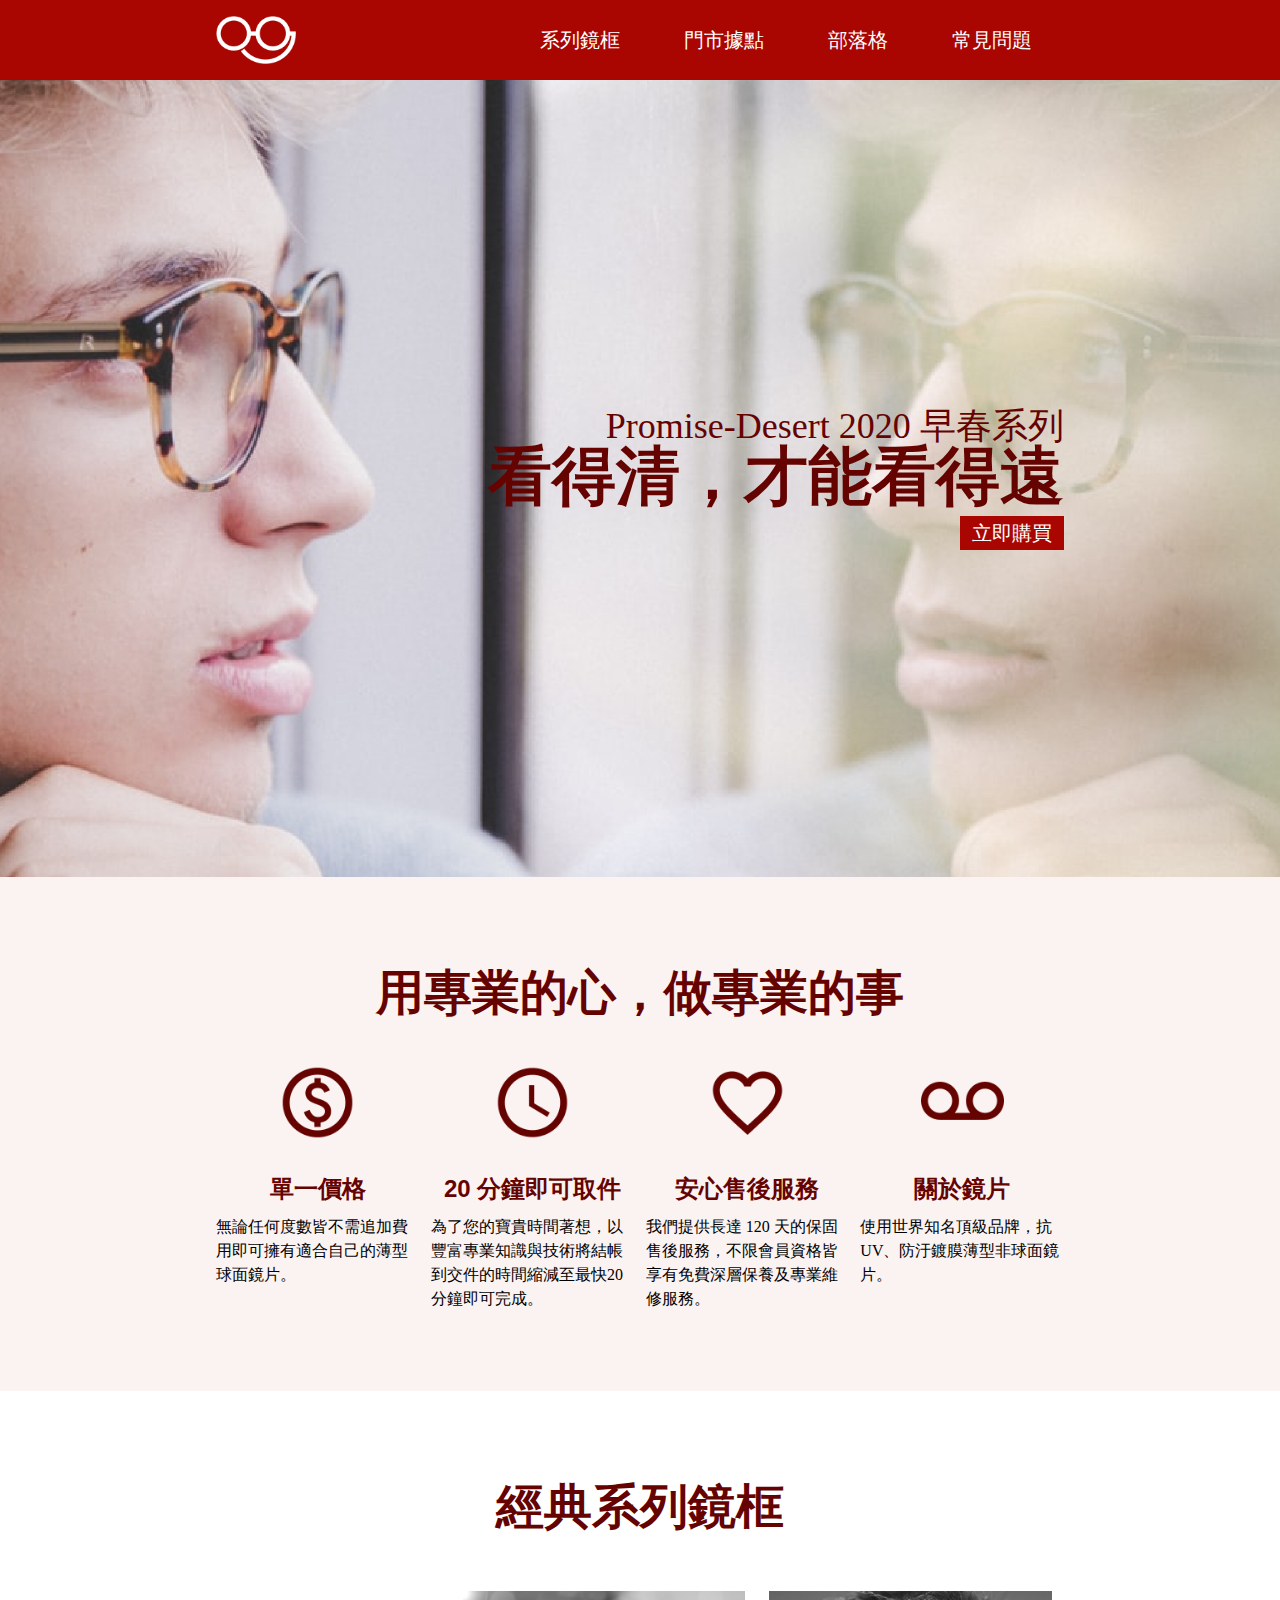
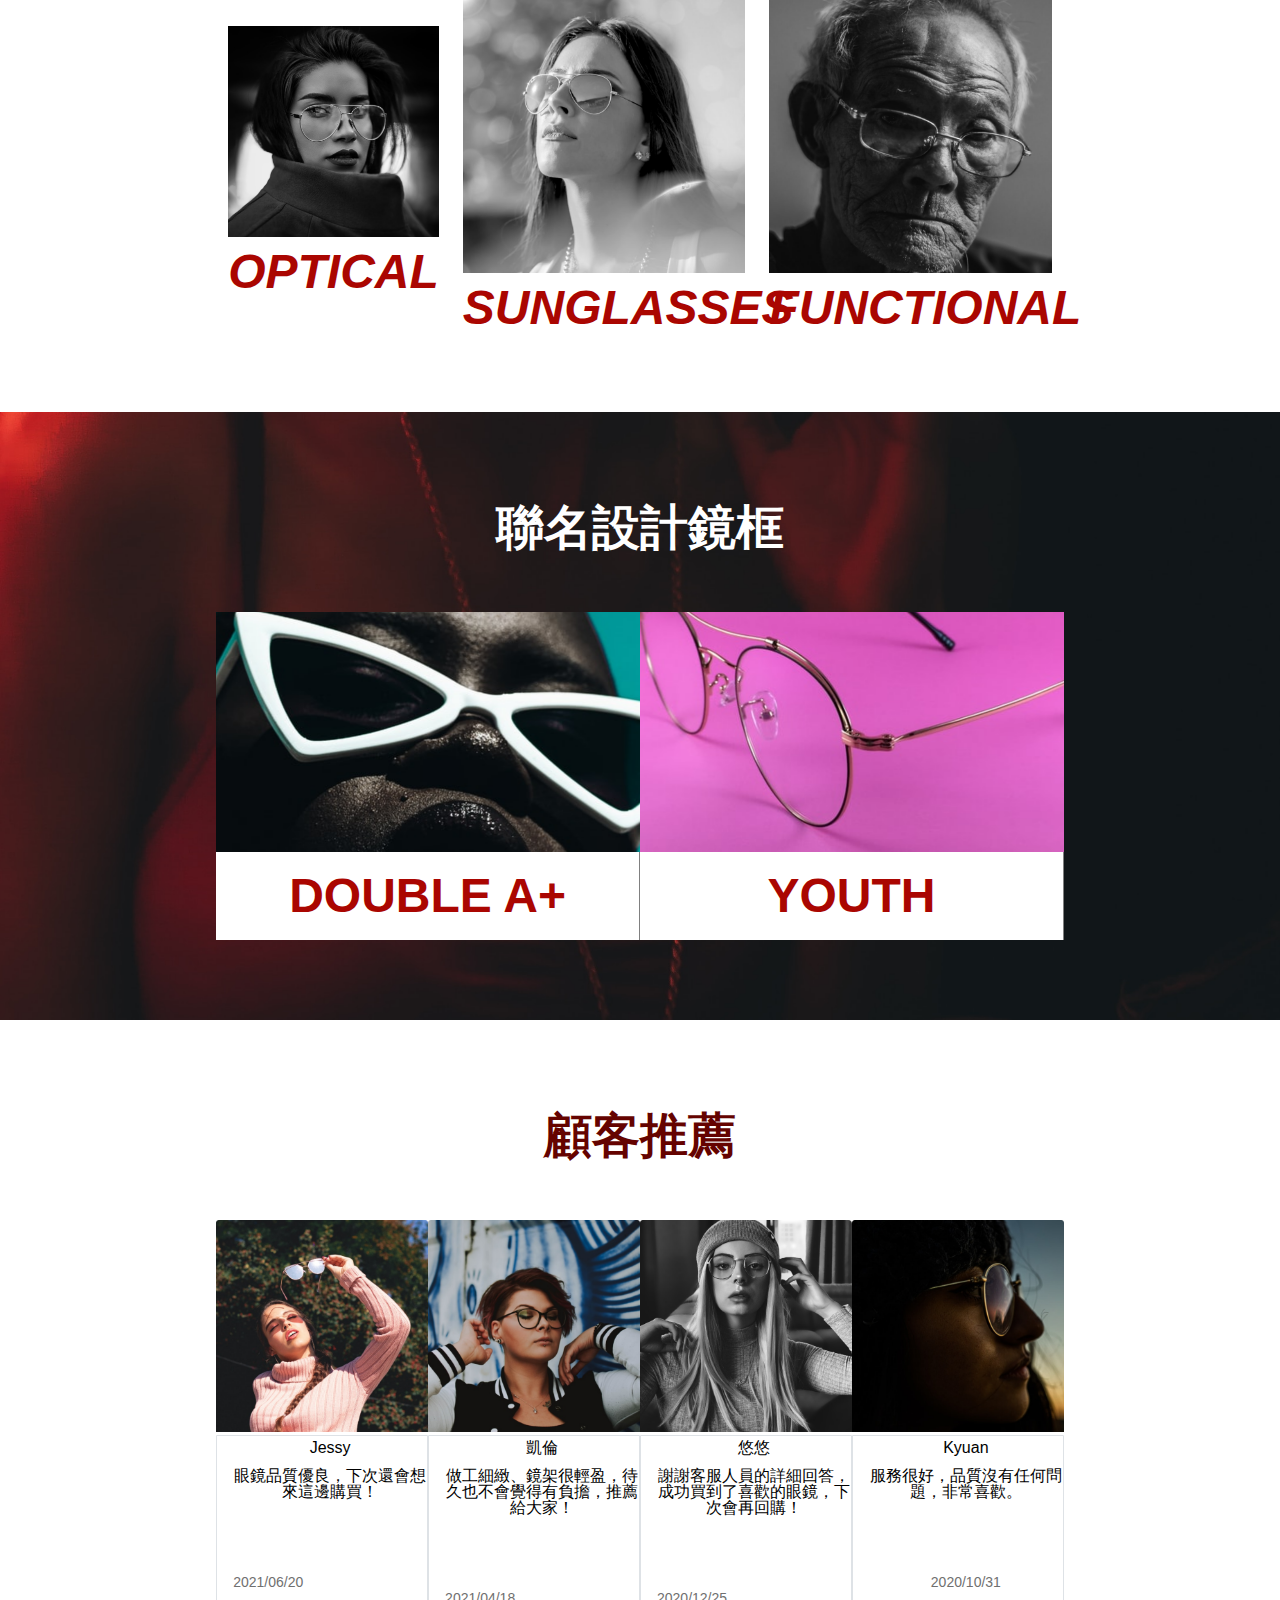
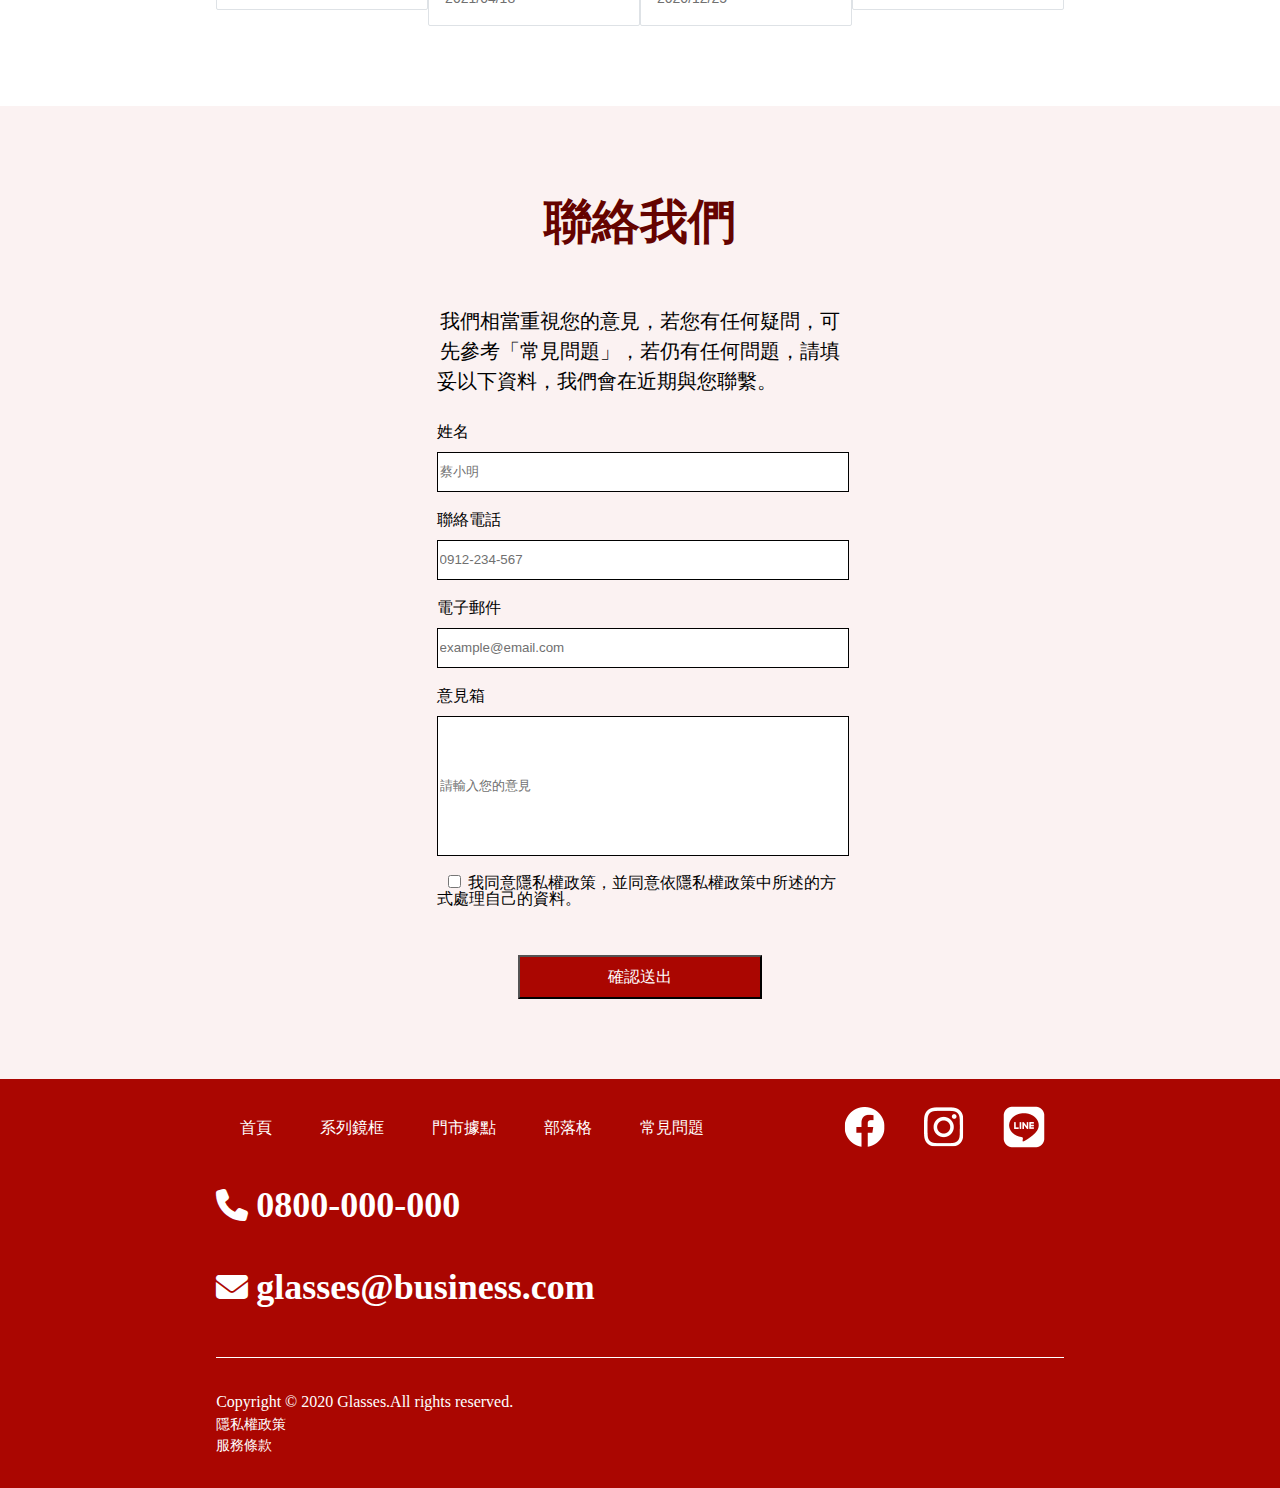
<file: index.html>
<!DOCTYPE html>
<html lang="en">

<head>
  <meta charset="UTF-8">
  <meta name="viewport" content="width=device-width, initial-scale=1.0">
  <meta http-equiv="X-UA-Compatible" content="ie=edge">
  <title>首頁</title>
  <link rel="stylesheet" href="https://cdnjs.cloudflare.com/ajax/libs/font-awesome/6.1.2/css/all.min.css">
  <link rel="stylesheet" href="./assets/style/all.css">
</head>

<body>
    <header>
        <div class="container">
             <div class="header-title d-flex jcsb aic">
                <div class="logo">
                    <img src="./assets/images/logo-white.png" alt="logo">
                </div>
                <ul class="menu d-flex jcc aic">
                    <li class="menu-item px-32 py-25 fz-20 lh-30"><a class="text-dark ragular" href="#">系列鏡框</a></li>
                    <li class="menu-item px-32 py-25 fz-20 lh-30"><a class="text-dark ragular" href="#">門市據點</a> </li>
                    <li class="menu-item px-32 py-25 fz-20 lh-30"><a class="text-dark ragular" href="#">部落格</a></li>
                    <li class="menu-item px-32 py-25 fz-20 lh-30"><a class="text-dark ragular" href="#">常見問題</a></li>
                </ul>
            </div>
        </div>
    </header>

      <nav>
        <div class="banner d-flex aic">
            <div class="container d-flex jcfe aic">
                <ul class="text-primary tar">
                    <li class="banner-text fz-36 ragular">Promise-Desert 2020 早春系列</li>
                    <li class="banner-clear fz-64 mb-10 fw-bold">看得清，才能看得遠</li>
                    <li><a class="px-12 py-6 fz-20 lh-30 bg-primary text-dark medium" href="#">立即購買</a></li>
                </ul>
            </div>
        </div>
    </nav>
    
    <main>
        <!-- 用專業的心，做專業的事 -->
    <section class="bg-info">
        <div class="container">
            <h3 class="features-txt text-primary tac mb-32 pt-80 fw-bold">用專業的心，做專業的事</h3>
            <ul class="features d-flex jcsb pb-80">
                <li class="features-card d-flex fdc">
                   <ul class="features-menu d-flex aic fdc">
                       <li class="mb-24"><img src="./assets/images/home-section2-1.png" alt="#"></li>
                       <li><h4 class="features-title tac text-primary mb-8 fw-bold">單一價格</h4></li>
                       <li><p class="features-text tal ragular">無論任何度數皆不需追加費用即可擁有適合自己的薄型球面鏡片。</p></li>
                   </ul>
                </li>

                <li class="features-card d-flex fdc">
                   <ul class="features-menu d-flex aic fdc">
                       <li class="mb-24"><img src="./assets/images/home-section2-2.png" alt="#"></li>
                       <li><h4 class="features-title tac text-primary mb-8 fw-bold">20 分鐘即可取件</h4></li>
                       <li><p class="features-text tal ragular">為了您的寶貴時間著想，以豐富專業知識與技術將結帳到交件的時間縮減至最快20<br>分鐘即可完成。</p></li>
                   </ul>
                </li>

                <li class="features-card d-flex fdc">
                   <ul class="features-menu d-flex aic fdc">
                       <li class="mb-24"><img src="./assets/images/home-section2-3.png" alt="#"></li>
                       <li><h4 class="features-title tac text-primary mb-8 fw-bold">安心售後服務</h4></li>
                       <li><p class="features-text tal ragular">我們提供長達 120 天的保固售後服務，不限會員資格皆享有免費深層保養及專業維修服務。</p></li>
                   </ul>
                </li>

                <li class="features-card d-flex fdc">
                   <ul class="features-menu d-flex aic fdc">
                       <li class="mb-24"><img src="./assets/images/home-sectioin2-4.png" alt="#"></li>
                       <li><h4 class="features-title tac text-primary mb-8 fw-bold">關於鏡片</h4></li>
                       <li><p class="features-text tal ragular">使用世界知名頂級品牌，抗UV、防汙鍍膜薄型非球面鏡片。</p></li>
                   </ul>
                </li>
            </ul>
        </div>
    </section>

    <!-- 經典系列鏡框 -->
    <section>
        <div class="container">
            <h3 class="frame-txt tac mt-80 mb-48 fz-48 lh-72 text-primary fw-bold">經典系列鏡框</h3>
            <ul class="frame-title d-flex aic jcsb">
                <li class="frame-item mx-12">
                    <img src="./assets/images/home-section3-1.png" alt="#">
                    <h4 class="frame-text text-info fz-48 italic fw-black ">OPTICAL</h4>
                </li>
                <li class="frame-item mx-12">
                    <img src="./assets/images/home-section3-2.png" alt="#">
                    <h4 class="frame-text text-info fz-48 italic fw-black">SUNGLASSES</h4>
                </li>
                <li class="frame-item mx-12">
                    <img src="./assets/images/home-section3-3.png" alt="#">
                    <h4 class="frame-text text-info fz-48 italic fw-black">FUNCTIONAL</h4>
                </li>
            </ul>
        </div>
    </section>

    <!-- 聯名設計鏡框 -->
    <section>
        <div class="design">
            <div class="container">
                <h3 class="design-txt tac text-dark pt-80 pb-48 fz-48 lh-72 fw-bold">聯名設計鏡框</h3>
                <ul class="design-title d-flex jcc pb-80">
                    <li class="design-item">
                        <div class="design-img design-img-1"></div>
                        <p class="design-text tac text-info py-8 fz-48 lh-72 fw-black">DOUBLE A+</p>
                    </li>
                    <li class="design-item">
                        <div class="design-img design-img-2"></div>
                        <p class="design-text tac text-info py-8 fz-48 lh-72 fw-black">YOUTH</p>
                    </li>
                </ul>
            </div>
        </div>
    </section>
    
    <!-- 顧客推薦 -->
    <section>
        <div class="container">
            <div class="guest tac">
                <h3 class="guest-txt pt-80 pb-48 fz-48 lh-72 fw-bold text-primary">顧客推薦</h3>
                <ul class="guest-title d-flex jcsb mb-80">
                    <li class="guest-item d-flex fdc">
                        <ul class="guest-list">
                            <img src="./assets/images/home-section5-1.png" alt="#">
                            <div class="guest-body">
                                <li><h5 class="mt-16 mb-8 ml-16 fz-16 lh-24 medium">Jessy</h5></li>
                                <li><p class="guest-text mb-72 ml-16 regular">眼鏡品質優良，下次還會想來這邊購買！</p></li>
                                <li><p class="guest-time tal mb-16 ml-16 fz-14 lh-21 regular">2021/06/20</p></li>
                            </div>
                            
                        </ul>
                    </li>
                    <li class="guest-item d-flex fdc">
                        <ul class="guest-list">
                            <img src="./assets/images/home-section5-2.png" alt="#">
                            <div class="guest-body">
                                <li><h5 class="mt-16 mb-8 ml-16 fz-16 lh-24 medium">凱倫</h5></li>
                                <li><p class="guest-text mb-72 ml-16 regular">做工細緻、鏡架很輕盈，待久也不會覺得有負擔，推薦給大家！</p></li>
                                <li><p class="guest-time tal mb-16 ml-16 fz-14 lh-21 regular">2021/04/18</p></li>
                            </div>
                            
                        </ul>
                    </li>

                    <li class="guest-item d-flex fdc">
                        <ul class="guest-list">
                            <img src="./assets/images/home-section5-3.png" alt="#">
                            <div class="guest-body">
                                <li><h5 class="mt-16 mb-8 ml-16 fz-16 lh-24 medium">悠悠</h5></li>
                                <li><p class="guest-text mb-72 ml-16 regular">謝謝客服人員的詳細回答，成功買到了喜歡的眼鏡，下次會再回購！</p></li>
                                <li><p class="guest-time tal mb-16 ml-16 fz-14 lh-21 regular">2020/12/25</p></li>
                            </div>
                        </ul>
                    </li>
                    
                    <li class="guest-item">
                        <ul class="guest-list">
                            <img src="./assets/images/home-section5-4.png" alt="#">
                            <div class="guest-body">
                                <li><h5 class="mt-16 mb-8 ml-16 fz-16 lh-24 medium">Kyuan</h5></li>
                                <li><p class="guest-text mb-72 ml-16 regular">服務很好，品質沒有任何問題，非常喜歡。</p></li>
                                <li><p class="guest-time mb-16 ml-16 fz-14 lh-21 regular">2020/10/31</p></li>
                            </div>
                        </ul>
                    </li>
                </ul>
            </div>
        </div>
    </section>

    <!-- 聯絡我們 -->
    <section class="bg-info">
        <div class="container tac">
            <div class="message pb-80">
                <h3 class="message-txt text-primary pt-80 mb-48 fz-48 lh-72 fw-bold">聯絡我們</h3>
                <p class="message-title tal mb-24 fz-20 lh-30 ragular">我們相當重視您的意見，若您有任何疑問，可先參考「常見問題」，若仍有任何問題，請填妥以下資料，我們會在近期與您聯繫。</p>
                <div class="mb-16">
                    <label class="message-name tal mb-8 fz-16 lh-24 ragular">姓名</label>
                    <input class="message-input" type="text" value="蔡小明">
               </div>
               <div class="mb-16">
                    <label class="message-phone tal mb-8 fz-16 lh-24 ragular">聯絡電話</label>
                    <input class="message-number" type="text" value="0912-234-567">
               </div>
               <div class="mb-16">
                    <label class="message-mail tal mb-8 fz-16 lh-24 ragular">電子郵件</label>
                    <input class="message-mail-number" type="text" value="example@email.com">
               </div>
               <div class="mb-16">
                    <label class="message-complaint tal mb-8 fz-16 lh-24 ragular">意見箱</label>
                    <input class="message-complaint-input" type="text" value="請輸入您的意見">
               </div>
               <div class="message-check tal mb-48">
                    <input class="message-check-input fz-16 lh-24" type="checkbox">
                    <label class="message-check-label ragular">我同意隱私權政策，並同意依隱私權政策中所述的方式處理自己的資料。</label>
               </div>
               <button class="message-btn px-88 py-8 fz-16 lh-24 bg-primary text-dark">確認送出</button>
            </div>
        </div>
    </section>
    </main>

  <footer class="bg-primary text-dark">
    <div class="container">
        <div class="footer-title  d-flex jcsb aic">
            <ul class="footer-menu d-flex jcsb">
                <li class="fz-16 lh-24 px-24 pt-60 pb-46 ragular">首頁</li>
                <li class="fz-16 lh-24 px-24 pt-60 pb-46 ragular">系列鏡框</li>
                <li class="fz-16 lh-24 px-24 pt-60 pb-46 ragular">門市據點</li>
                <li class="fz-16 lh-24 px-24 pt-60 pb-46 ragular">部落格</li>
                <li class="fz-16 lh-24 px-24 pt-60 pb-46 ragular">常見問題</li>
            </ul>
            <ul class="footer-icon d-flex jcsb">
                <li class="py-24 mx-16"><a href="#"><img src="./assets/images/ic-social-fb.png" alt="#"></a></li>
                <li class="py-24 mx-16"><a href="#"><img src="./assets/images/ic_social_ig.png" alt="#"></a></li>
                <li class="py-24 mx-16"><a href="#"><img src="./assets/images/ic_social_line.png" alt="#"></a></li>
            </ul>
        </div>

        <ul class="footer-copyright">
            <li>
                <i class="fa-solid fa-2x fa-phone mb-28">
                    <a class="footer-phone fz-36 lh-54 ragular text-dark" href="tel:0800-000-000">0800-000-000</a>
                </i>
            </li>
            <li>
                <i class="fa-solid fa-2x fa-envelope mb-28 pb-15">
                    <a class="footer-mail fz-36 lh-54 ragular text-dark" href="mailto:glasses@business.com">glasses@business.com</a>
                </i>
            </li>
        </ul>
        
        <div class="footer-terms mt-32 pb-32">
            <p class="footer-left fz-16 lh-24 ragular">Copyright © 2020 Glasses.All rights reserved.</p>
            <ul class="footer-right">
                <li class="footer-text fz-14 lh-21 ragular">隱私權政策</li>
                <li class="footer-text fz-14 lh-21 ragular">服務條款</li>
            </ul>
        </div>

    </div>
</footer>

  <script src="./assets/js/vendors.js"></script>
  <script src="./assets/js/all.js"></script>
</body>

</html>
</file>
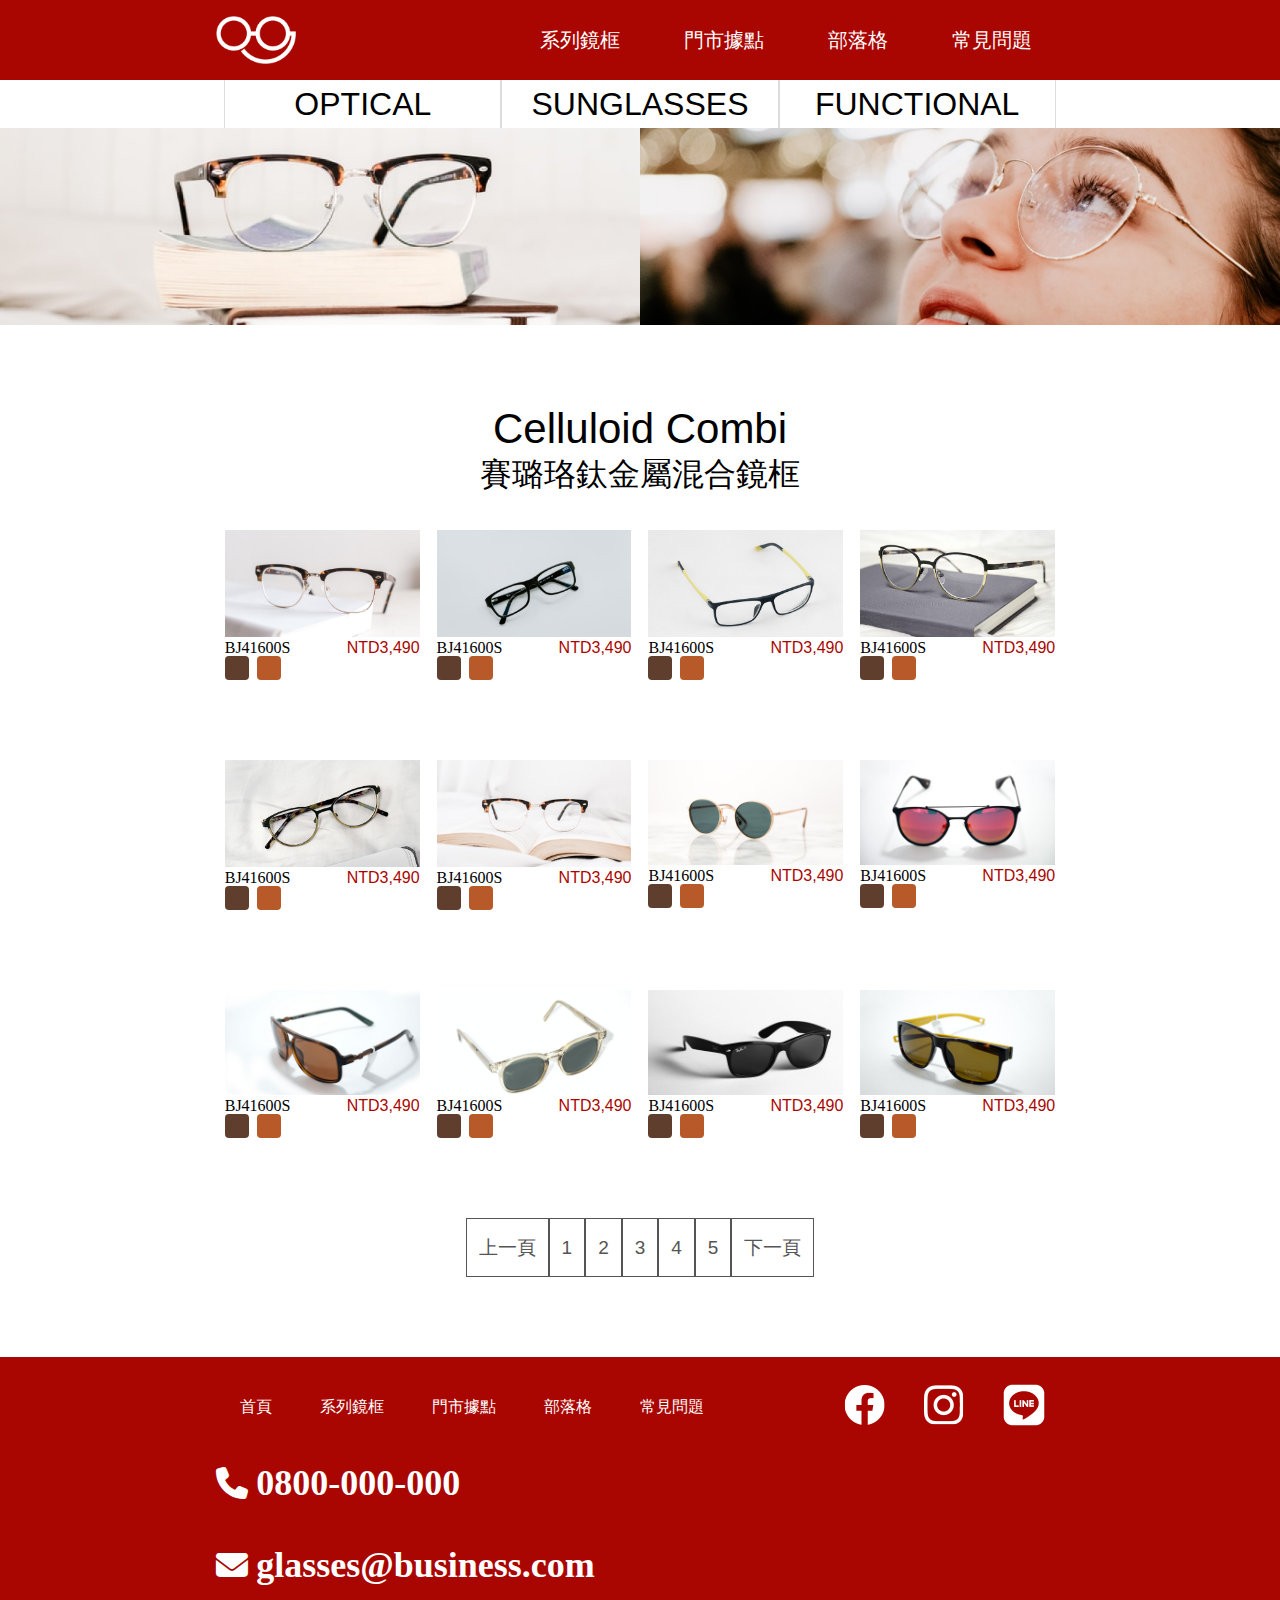
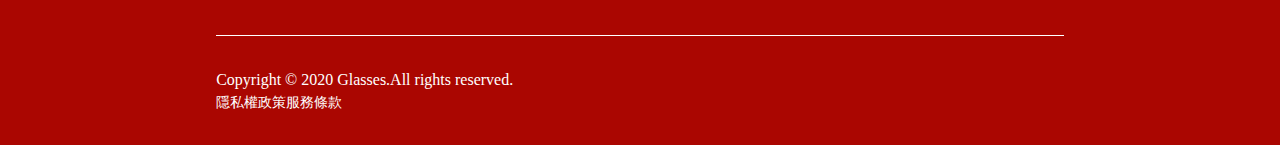
<file: Celluloid 2.html>
<!DOCTYPE html>
<html lang="en">

<head>
  <meta charset="UTF-8">
  <meta name="viewport" content="width=device-width, initial-scale=1.0">
  <meta http-equiv="X-UA-Compatible" content="ie=edge">
  <title>Celluloid</title>
  <link rel="stylesheet" href="https://cdnjs.cloudflare.com/ajax/libs/font-awesome/6.1.2/css/all.min.css">
  <link rel="stylesheet" href="./assets/style/all.css">
</head>

<body>
    <header>
        <div class="container">
             <div class="header-title d-flex jcsb aic">
                <div class="logo">
                    <img src="./assets/images/logo-white.png" href="./index.html" alt="logo">
                </div>
                <ul class="menu d-flex jcc aic">
                    <li class="menu-item px-32 py-25 fz-20 lh-30"><a class="text-dark ragular" href="#">系列鏡框</a></li>
                    <li class="menu-item px-32 py-25 fz-20 lh-30"><a class="text-dark ragular" href="#">門市據點</a> </li>
                    <li class="menu-item px-32 py-25 fz-20 lh-30"><a class="text-dark ragular" href="#">部落格</a></li>
                    <li class="menu-item px-32 py-25 fz-20 lh-30"><a class="text-dark ragular" href="#">常見問題</a></li>
                </ul>
            </div>
        </div>
    </header>

  
<main>
  <ul class="functional d-flex jcc aic">
    <li class="tac fz-32 lh-48 medium">
      <a class="py-24" href="#">OPTICAL</a>
    </li>
    <li class="tac fz-32 lh-48 medium">
      <a class="py-24" href="#">SUNGLASSES</a>
    </li>
    <li class="tac fz-32 lh-48 medium">
      <a class="py-24" href="#">FUNCTIONAL</a>
    </li>
  </ul>
</main>

<main>
  <ul class="functional-img d-flex jcc mb-80">
    <li><img src="./assets/images/product-header-1.png" alt="" /></li>
    <li><img src="./assets/images/product-header-2.png" alt="" /></li>
  </ul>
</main>

<main>
  <div class="combi">
    <ul class="tac mb-32">
      <li><h3 class="fz-42 lh-63 medium">Celluloid Combi</h3></li>
      <li><p class="fz-32 lh-48 ragular">賽璐珞鈦金屬混合鏡框</p></li>
    </ul>

    <div class="container">
      <ul class="combi-list d-flex jcc fww">
        <li class="combi-item mb-80">
          <ul class="combi-card">
            <li><img src="./assets/images/product-1.png" alt="#" /></li>
            <li>
              <ul class="combi-menu d-flex jcsb">
                <li><p class="fz-24 lh-36 ragular">BJ41600S</p></li>
                <li><p class="fz-24 lh-36 medium text-info">NTD3,490</p></li>
              </ul>
            </li>
            <li>
              <ul class="combi-choose d-flex jcfs">
                <li class="combi-color bg-dark mr-8"></li>
                <li class="combi-color bg-light"></li>
              </ul>
            </li>
          </ul>
        </li>

        <li class="combi-item mb-80">
          <ul class="combi-card">
            <li><img src="./assets/images/product-2.png" alt="#" /></li>
            <li>
              <ul class="combi-menu d-flex jcsb">
                <li><p class="fz-24 lh-36 ragular">BJ41600S</p></li>
                <li><p class="fz-24 lh-36 medium text-info">NTD3,490</p></li>
              </ul>
            </li>
            <li>
              <ul class="combi-choose d-flex jcfs">
                <li class="combi-color bg-dark mr-8"></li>
                <li class="combi-color bg-light"></li>
              </ul>
            </li>
          </ul>
        </li>

        <li class="combi-item mb-80">
          <ul class="combi-card">
            <li><img src="./assets/images/product-3.png" alt="#" /></li>
            <li>
              <ul class="combi-menu d-flex jcsb">
                <li><p class="fz-24 lh-36 ragular">BJ41600S</p></li>
                <li><p class="fz-24 lh-36 medium text-info">NTD3,490</p></li>
              </ul>
            </li>
            <li>
              <ul class="combi-choose d-flex jcfs">
                <li class="combi-color bg-dark mr-8"></li>
                <li class="combi-color bg-light"></li>
              </ul>
            </li>
          </ul>
        </li>

        <li class="combi-item mb-80">
          <ul class="combi-card">
            <li><img src="./assets/images/product-4.png" alt="#" /></li>
            <li>
              <ul class="combi-menu d-flex jcsb">
                <li><p class="fz-24 lh-36 ragular">BJ41600S</p></li>
                <li><p class="fz-24 lh-36 medium text-info">NTD3,490</p></li>
              </ul>
            </li>
            <li>
              <ul class="combi-choose d-flex jcfs">
                <li class="combi-color bg-dark mr-8"></li>
                <li class="combi-color bg-light"></li>
              </ul>
            </li>
          </ul>
        </li>
        <li class="combi-item mb-80">
          <ul class="combi-card">
            <li><img src="./assets/images/product-5.png" alt="#" /></li>
            <li>
              <ul class="combi-menu d-flex jcsb">
                <li><p class="fz-24 lh-36 ragular">BJ41600S</p></li>
                <li><p class="fz-24 lh-36 medium text-info">NTD3,490</p></li>
              </ul>
            </li>
            <li>
              <ul class="combi-choose d-flex jcfs">
                <li class="combi-color bg-dark mr-8"></li>
                <li class="combi-color bg-light"></li>
              </ul>
            </li>
          </ul>
        </li>

        <li class="combi-item mb-80">
          <ul class="combi-card">
            <li><img src="./assets/images/product-6.png" alt="#" /></li>
            <li>
              <ul class="combi-menu d-flex jcsb">
                <li><p class="fz-24 lh-36 ragular">BJ41600S</p></li>
                <li><p class="fz-24 lh-36 medium text-info">NTD3,490</p></li>
              </ul>
            </li>
            <li>
              <ul class="combi-choose d-flex jcfs">
                <li class="combi-color bg-dark mr-8"></li>
                <li class="combi-color bg-light"></li>
              </ul>
            </li>
          </ul>
        </li>

        <li class="combi-item mb-80">
          <ul class="combi-card">
            <li><img src="./assets/images/product-7.png" alt="#" /></li>
            <li>
              <ul class="combi-menu d-flex jcsb">
                <li><p class="fz-24 lh-36 ragular">BJ41600S</p></li>
                <li><p class="fz-24 lh-36 medium text-info">NTD3,490</p></li>
              </ul>
            </li>
            <li>
              <ul class="combi-choose d-flex jcfs">
                <li class="combi-color bg-dark mr-8"></li>
                <li class="combi-color bg-light"></li>
              </ul>
            </li>
          </ul>
        </li>

        <li class="combi-item mb-80">
          <ul class="combi-card">
            <li><img src="./assets/images/product-8.png" alt="#" /></li>
            <li>
              <ul class="combi-menu d-flex jcsb">
                <li><p class="fz-24 lh-36 ragular">BJ41600S</p></li>
                <li><p class="fz-24 lh-36 medium text-info">NTD3,490</p></li>
              </ul>
            </li>
            <li>
              <ul class="combi-choose d-flex jcfs">
                <li class="combi-color bg-dark mr-8"></li>
                <li class="combi-color bg-light"></li>
              </ul>
            </li>
          </ul>
        </li>
        <li class="combi-item mb-80">
          <ul class="combi-card">
            <li><img src="./assets/images/product-9.png" alt="#" /></li>
            <li>
              <ul class="combi-menu d-flex jcsb">
                <li><p class="fz-24 lh-36 ragular">BJ41600S</p></li>
                <li><p class="fz-24 lh-36 medium text-info">NTD3,490</p></li>
              </ul>
            </li>
            <li>
              <ul class="combi-choose d-flex jcfs">
                <li class="combi-color bg-dark mr-8"></li>
                <li class="combi-color bg-light"></li>
              </ul>
            </li>
          </ul>
        </li>

        <li class="combi-item mb-80">
          <ul class="combi-card">
            <li><img src="./assets/images/product-10.png" alt="#" /></li>
            <li>
              <ul class="combi-menu d-flex jcsb">
                <li><p class="fz-24 lh-36 ragular">BJ41600S</p></li>
                <li><p class="fz-24 lh-36 medium text-info">NTD3,490</p></li>
              </ul>
            </li>
            <li>
              <ul class="combi-choose d-flex jcfs">
                <li class="combi-color bg-dark mr-8"></li>
                <li class="combi-color bg-light"></li>
              </ul>
            </li>
          </ul>
        </li>

        <li class="combi-item mb-80 combo-ipad">
          <ul class="combi-card">
            <li><img src="./assets/images/product-11.png" alt="#" /></li>
            <li>
              <ul class="combi-menu d-flex jcsb">
                <li><p class="fz-24 lh-36 ragular">BJ41600S</p></li>
                <li><p class="fz-24 lh-36 medium text-info">NTD3,490</p></li>
              </ul>
            </li>
            <li>
              <ul class="combi-choose d-flex jcfs">
                <li class="combi-color bg-dark mr-8"></li>
                <li class="combi-color bg-light"></li>
              </ul>
            </li>
          </ul>
        </li>

        <li class="combi-item mb-80">
          <ul class="combi-card">
            <li><img src="./assets/images/product-12.png" alt="#" /></li>
            <li>
              <ul class="combi-menu d-flex jcsb">
                <li><p class="fz-24 lh-36 ragular">BJ41600S</p></li>
                <li><p class="fz-24 lh-36 medium text-info">NTD3,490</p></li>
              </ul>
            </li>
            <li>
              <ul class="combi-choose d-flex jcfs">
                <li class="combi-color bg-dark mr-8"></li>
                <li class="combi-color bg-light"></li>
              </ul>
            </li>
          </ul>
        </li>
      </ul>
    </div>
  </div>

  <ul class="page d-flex jcc aic mb-80">
    <li class="page-item px-12 py-14 fz-19 lh-29"><a href="#">上一頁</a></li>
    <li class="page-item px-12 py-14 fz-19 lh-29">
      <a href="index.html">1</a>
    </li>
    <li class="page-item px-12 py-14 fz-19 lh-29">
      <a href="page2.html">2</a>
    </li>
    <li class="page-item px-12 py-14 fz-19 lh-29"><a href="#">3</a></li>
    <li class="page-item px-12 py-14 fz-19 lh-29"><a href="#">4</a></li>
    <li class="page-item px-12 py-14 fz-19 lh-29"><a href="#">5</a></li>
    <li class="page-item px-12 py-14 fz-19 lh-29"><a href="#">下一頁</a></li>
  </ul>
</main>


<footer class="bg-primary text-dark">
    <div class="container">
        <div class="footer-title  d-flex jcsb aic">
            <ul class="footer-menu d-flex jcsb">
                <a href="./index.html"><li class="fz-16 lh-24 px-24 pt-60 pb-46 ragular">首頁</li>
                </a>
                <a href="#"><li class="fz-16 lh-24 px-24 pt-60 pb-46 ragular">系列鏡框</li>
                </a>
                <a href="#"><li class="fz-16 lh-24 px-24 pt-60 pb-46 ragular">門市據點</li>
                </a>
                <a href="#"><li class="fz-16 lh-24 px-24 pt-60 pb-46 ragular">部落格</li>
                </a>
                <a href="#"><li class="fz-16 lh-24 px-24 pt-60 pb-46 ragular">常見問題</li>
                </a>
                
            </ul>
            <ul class="footer-icon d-flex jcsb">
                <li class="py-24 mx-16"><a href="#"><img src="./assets/images/ic-social-fb.png" alt="#"></a></li>
                <li class="py-24 mx-16"><a href="#"><img src="./assets/images/ic_social_ig.png" alt="#"></a></li>
                <li class="py-24 mx-16"><a href="#"><img src="./assets/images/ic_social_line.png" alt="#"></a></li>
            </ul>
        </div>

        <ul class="footer-copyright">
            <li>
                <i class="fa-solid fa-2x fa-phone mb-28">
                    <a class="footer-phone fz-36 lh-54 ragular text-dark" href="tel:0800-000-000">0800-000-000</a>
                </i>
            </li>
            <li>
                <i class="fa-solid fa-2x fa-envelope mb-28 pb-15">
                    <a class="footer-mail fz-36 lh-54 ragular text-dark" href="mailto:glasses@business.com">glasses@business.com</a>
                </i>
            </li>
        </ul>
        
        <div class="footer-terms mt-32 pb-32">
            <p class="footer-left fz-16 lh-24 text-dark ragular">Copyright © 2020 Glasses.All rights reserved.</p>
            <ul class="footer-right d-flex float-r">
                <a href="#">
                    <li class="footer-text mr-48 fz-14 lh-21 text-dark ragular">隱私權政策</li>
                </a>
                <a href="#">
                    <li class="footer-text fz-14 lh-21 text-dark ragular">服務條款</li>
                </a>
            </ul>
        </div>

    </div>
</footer>

  <script src="./assets/js/vendors.js"></script>
  <script src="./assets/js/all.js"></script>
</body>

</html>
</file>
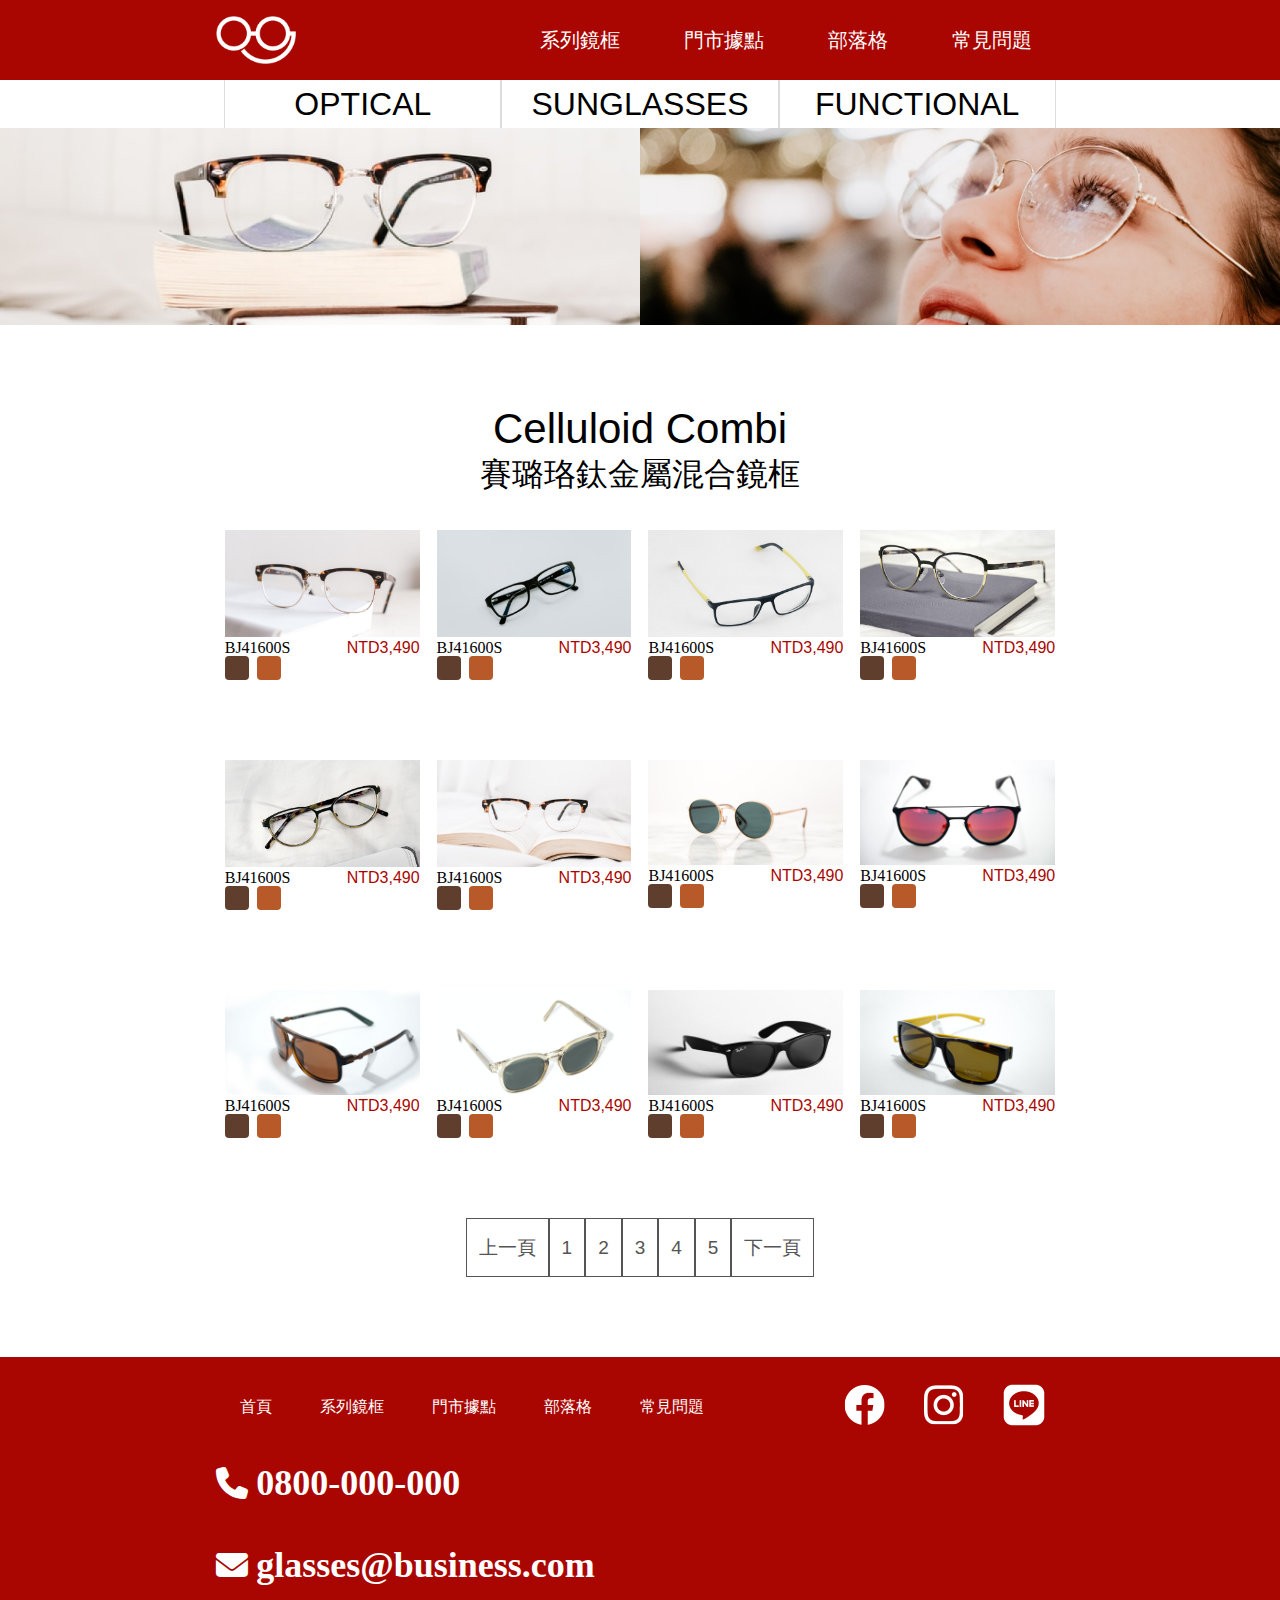
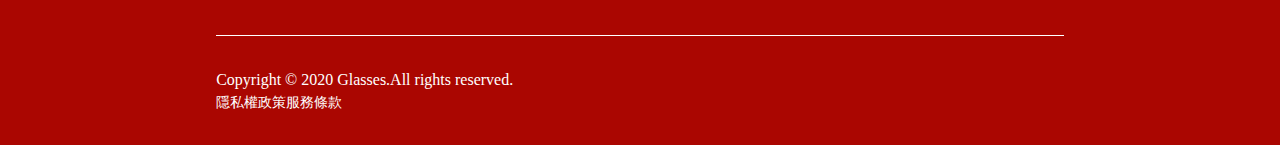
<file: Celluloid.html>
<!DOCTYPE html>
<html lang="en">

<head>
  <meta charset="UTF-8">
  <meta name="viewport" content="width=device-width, initial-scale=1.0">
  <meta http-equiv="X-UA-Compatible" content="ie=edge">
  <title>Celluloid</title>
  <link rel="stylesheet" href="https://cdnjs.cloudflare.com/ajax/libs/font-awesome/6.1.2/css/all.min.css">
  <link rel="stylesheet" href="./assets/style/all.css">
</head>

<body>
    <header>
        <div class="container">
            <div class="header-title d-flex jcsb aic">
                <div class="logo">
                    <a href="./index.html"><img src="./assets/images/logo-white.png" href="./index.html" alt="logo"></a>
                </div>
                <ul class="menu d-flex jcc aic">
                    <li class="menu-item px-32 py-25 fz-20 lh-30"><a class="text-dark ragular" href="./Celluloid.html">系列鏡框</a></li>
                    <li class="menu-item px-32 py-25 fz-20 lh-30"><a class="text-dark ragular" href="#">門市據點</a> </li>
                    <li class="menu-item px-32 py-25 fz-20 lh-30"><a class="text-dark ragular" href="#">部落格</a></li>
                    <li class="menu-item px-32 py-25 fz-20 lh-30"><a class="text-dark ragular" href="#">常見問題</a></li>
                </ul>
            </div>
        </div>
    </header>

  
<main>
  <ul class="functional d-flex jcc aic">
    <li class="tac fz-32 lh-48 medium">
      <a class="py-24" href="#">OPTICAL</a>
    </li>
    <li class="tac fz-32 lh-48 medium">
      <a class="py-24" href="#">SUNGLASSES</a>
    </li>
    <li class="tac fz-32 lh-48 medium">
      <a class="py-24" href="#">FUNCTIONAL</a>
    </li>
  </ul>
</main>

<main>
  <ul class="functional-img d-flex jcc mb-80">
    <li><img src="./assets/images/product-header-1.png" alt="" /></li>
    <li><img src="./assets/images/product-header-2.png" alt="" /></li>
  </ul>
</main>

<main>
  <div class="combi">
    <ul class="tac mb-32">
      <li><h3 class="fz-42 lh-63 medium">Celluloid Combi</h3></li>
      <li><p class="fz-32 lh-48 ragular">賽璐珞鈦金屬混合鏡框</p></li>
    </ul>

    <div class="container">
      <ul class="combi-list d-flex jcc fww">
        <li class="combi-item mb-80">
          <ul class="combi-card">
            <li><img src="./assets/images/product-1.png" alt="#" /></li>
            <li>
              <ul class="combi-menu d-flex jcsb">
                <li><p class="fz-24 lh-36 ragular">BJ41600S</p></li>
                <li><p class="fz-24 lh-36 medium text-info">NTD3,490</p></li>
              </ul>
            </li>
            <li>
              <ul class="combi-choose d-flex jcfs">
                <li class="combi-color bg-dark mr-8"></li>
                <li class="combi-color bg-light"></li>
              </ul>
            </li>
          </ul>
        </li>

        <li class="combi-item mb-80">
          <ul class="combi-card">
            <li><img src="./assets/images/product-2.png" alt="#" /></li>
            <li>
              <ul class="combi-menu d-flex jcsb">
                <li><p class="fz-24 lh-36 ragular">BJ41600S</p></li>
                <li><p class="fz-24 lh-36 medium text-info">NTD3,490</p></li>
              </ul>
            </li>
            <li>
              <ul class="combi-choose d-flex jcfs">
                <li class="combi-color bg-dark mr-8"></li>
                <li class="combi-color bg-light"></li>
              </ul>
            </li>
          </ul>
        </li>

        <li class="combi-item mb-80">
          <ul class="combi-card">
            <li><img src="./assets/images/product-3.png" alt="#" /></li>
            <li>
              <ul class="combi-menu d-flex jcsb">
                <li><p class="fz-24 lh-36 ragular">BJ41600S</p></li>
                <li><p class="fz-24 lh-36 medium text-info">NTD3,490</p></li>
              </ul>
            </li>
            <li>
              <ul class="combi-choose d-flex jcfs">
                <li class="combi-color bg-dark mr-8"></li>
                <li class="combi-color bg-light"></li>
              </ul>
            </li>
          </ul>
        </li>

        <li class="combi-item mb-80">
          <ul class="combi-card">
            <li><img src="./assets/images/product-4.png" alt="#" /></li>
            <li>
              <ul class="combi-menu d-flex jcsb">
                <li><p class="fz-24 lh-36 ragular">BJ41600S</p></li>
                <li><p class="fz-24 lh-36 medium text-info">NTD3,490</p></li>
              </ul>
            </li>
            <li>
              <ul class="combi-choose d-flex jcfs">
                <li class="combi-color bg-dark mr-8"></li>
                <li class="combi-color bg-light"></li>
              </ul>
            </li>
          </ul>
        </li>
        <li class="combi-item mb-80">
          <ul class="combi-card">
            <li><img src="./assets/images/product-5.png" alt="#" /></li>
            <li>
              <ul class="combi-menu d-flex jcsb">
                <li><p class="fz-24 lh-36 ragular">BJ41600S</p></li>
                <li><p class="fz-24 lh-36 medium text-info">NTD3,490</p></li>
              </ul>
            </li>
            <li>
              <ul class="combi-choose d-flex jcfs">
                <li class="combi-color bg-dark mr-8"></li>
                <li class="combi-color bg-light"></li>
              </ul>
            </li>
          </ul>
        </li>

        <li class="combi-item mb-80">
          <ul class="combi-card">
            <li><img src="./assets/images/product-6.png" alt="#" /></li>
            <li>
              <ul class="combi-menu d-flex jcsb">
                <li><p class="fz-24 lh-36 ragular">BJ41600S</p></li>
                <li><p class="fz-24 lh-36 medium text-info">NTD3,490</p></li>
              </ul>
            </li>
            <li>
              <ul class="combi-choose d-flex jcfs">
                <li class="combi-color bg-dark mr-8"></li>
                <li class="combi-color bg-light"></li>
              </ul>
            </li>
          </ul>
        </li>

        <li class="combi-item mb-80">
          <ul class="combi-card">
            <li><img src="./assets/images/product-7.png" alt="#" /></li>
            <li>
              <ul class="combi-menu d-flex jcsb">
                <li><p class="fz-24 lh-36 ragular">BJ41600S</p></li>
                <li><p class="fz-24 lh-36 medium text-info">NTD3,490</p></li>
              </ul>
            </li>
            <li>
              <ul class="combi-choose d-flex jcfs">
                <li class="combi-color bg-dark mr-8"></li>
                <li class="combi-color bg-light"></li>
              </ul>
            </li>
          </ul>
        </li>

        <li class="combi-item mb-80">
          <ul class="combi-card">
            <li><img src="./assets/images/product-8.png" alt="#" /></li>
            <li>
              <ul class="combi-menu d-flex jcsb">
                <li><p class="fz-24 lh-36 ragular">BJ41600S</p></li>
                <li><p class="fz-24 lh-36 medium text-info">NTD3,490</p></li>
              </ul>
            </li>
            <li>
              <ul class="combi-choose d-flex jcfs">
                <li class="combi-color bg-dark mr-8"></li>
                <li class="combi-color bg-light"></li>
              </ul>
            </li>
          </ul>
        </li>
        <li class="combi-item mb-80">
          <ul class="combi-card">
            <li><img src="./assets/images/product-9.png" alt="#" /></li>
            <li>
              <ul class="combi-menu d-flex jcsb">
                <li><p class="fz-24 lh-36 ragular">BJ41600S</p></li>
                <li><p class="fz-24 lh-36 medium text-info">NTD3,490</p></li>
              </ul>
            </li>
            <li>
              <ul class="combi-choose d-flex jcfs">
                <li class="combi-color bg-dark mr-8"></li>
                <li class="combi-color bg-light"></li>
              </ul>
            </li>
          </ul>
        </li>

        <li class="combi-item mb-80">
          <ul class="combi-card">
            <li><img src="./assets/images/product-10.png" alt="#" /></li>
            <li>
              <ul class="combi-menu d-flex jcsb">
                <li><p class="fz-24 lh-36 ragular">BJ41600S</p></li>
                <li><p class="fz-24 lh-36 medium text-info">NTD3,490</p></li>
              </ul>
            </li>
            <li>
              <ul class="combi-choose d-flex jcfs">
                <li class="combi-color bg-dark mr-8"></li>
                <li class="combi-color bg-light"></li>
              </ul>
            </li>
          </ul>
        </li>

        <li class="combi-item mb-80 combo-ipad">
          <ul class="combi-card">
            <li><img src="./assets/images/product-11.png" alt="#" /></li>
            <li>
              <ul class="combi-menu d-flex jcsb">
                <li><p class="fz-24 lh-36 ragular">BJ41600S</p></li>
                <li><p class="fz-24 lh-36 medium text-info">NTD3,490</p></li>
              </ul>
            </li>
            <li>
              <ul class="combi-choose d-flex jcfs">
                <li class="combi-color bg-dark mr-8"></li>
                <li class="combi-color bg-light"></li>
              </ul>
            </li>
          </ul>
        </li>

        <li class="combi-item mb-80">
          <ul class="combi-card">
            <li><img src="./assets/images/product-12.png" alt="#" /></li>
            <li>
              <ul class="combi-menu d-flex jcsb">
                <li><p class="fz-24 lh-36 ragular">BJ41600S</p></li>
                <li><p class="fz-24 lh-36 medium text-info">NTD3,490</p></li>
              </ul>
            </li>
            <li>
              <ul class="combi-choose d-flex jcfs">
                <li class="combi-color bg-dark mr-8"></li>
                <li class="combi-color bg-light"></li>
              </ul>
            </li>
          </ul>
        </li>
      </ul>
    </div>
  </div>

  <ul class="page d-flex jcc aic mb-80">
    <li class="page-item px-12 py-14 fz-19 lh-29"><a href="#">上一頁</a></li>
    <li class="page-item px-12 py-14 fz-19 lh-29">
      <a href="index.html">1</a>
    </li>
    <li class="page-item px-12 py-14 fz-19 lh-29">
      <a href="page2.html">2</a>
    </li>
    <li class="page-item px-12 py-14 fz-19 lh-29"><a href="#">3</a></li>
    <li class="page-item px-12 py-14 fz-19 lh-29"><a href="#">4</a></li>
    <li class="page-item px-12 py-14 fz-19 lh-29"><a href="#">5</a></li>
    <li class="page-item px-12 py-14 fz-19 lh-29"><a href="#">下一頁</a></li>
  </ul>
</main>


<footer class="bg-primary text-dark">
    <div class="container">
        <div class="footer-title  d-flex jcsb aic">
            <ul class="footer-menu d-flex jcsb">
                <li class="fz-16 lh-24 px-24 pt-60 pb-46 ragular"><a href="./index.html">首頁</a></li>
                <li class="fz-16 lh-24 px-24 pt-60 pb-46 ragular"><a href="#">系列鏡框</a></li>
                <li class="fz-16 lh-24 px-24 pt-60 pb-46 ragular"><a href="#">門市據點</a></li>
                <li class="fz-16 lh-24 px-24 pt-60 pb-46 ragular"><a href="#">部落格</a></li>
                <li class="fz-16 lh-24 px-24 pt-60 pb-46 ragular"><a href="#">常見問題</a></li>
            </ul>
            <ul class="footer-icon d-flex jcsb">
                <li class="py-24 mx-16"><a href="#"><img src="./assets/images/ic-social-fb.png" alt="#"></a></li>
                <li class="py-24 mx-16"><a href="#"><img src="./assets/images/ic_social_ig.png" alt="#"></a></li>
                <li class="py-24 mx-16"><a href="#"><img src="./assets/images/ic_social_line.png" alt="#"></a></li>
            </ul>
        </div>

        <ul class="footer-copyright">
            <li>
                <i class="fa-solid fa-2x fa-phone mb-28">
                    <a class="footer-phone fz-36 lh-54 ragular text-dark" href="tel:0800-000-000">0800-000-000</a>
                </i>
            </li>
            <li>
                <i class="fa-solid fa-2x fa-envelope mb-28 pb-15">
                    <a class="footer-mail fz-36 lh-54 ragular text-dark" href="mailto:glasses@business.com">glasses@business.com</a>
                </i>
            </li>
        </ul>
        
        <div class="footer-terms mt-32 pb-32">
            <p class="footer-left fz-16 lh-24 text-dark ragular">Copyright © 2020 Glasses.All rights reserved.</p>
            <ul class="footer-right d-flex float-r">
                <a href="#">
                    <li class="footer-text mr-48 fz-14 lh-21 text-dark ragular">隱私權政策</li>
                </a>
                <a href="#">
                    <li class="footer-text fz-14 lh-21 text-dark ragular">服務條款</li>
                </a>
            </ul>
        </div>

    </div>
</footer>

  <script src="./assets/js/vendors.js"></script>
  <script src="./assets/js/all.js"></script>
</body>

</html>
</file>
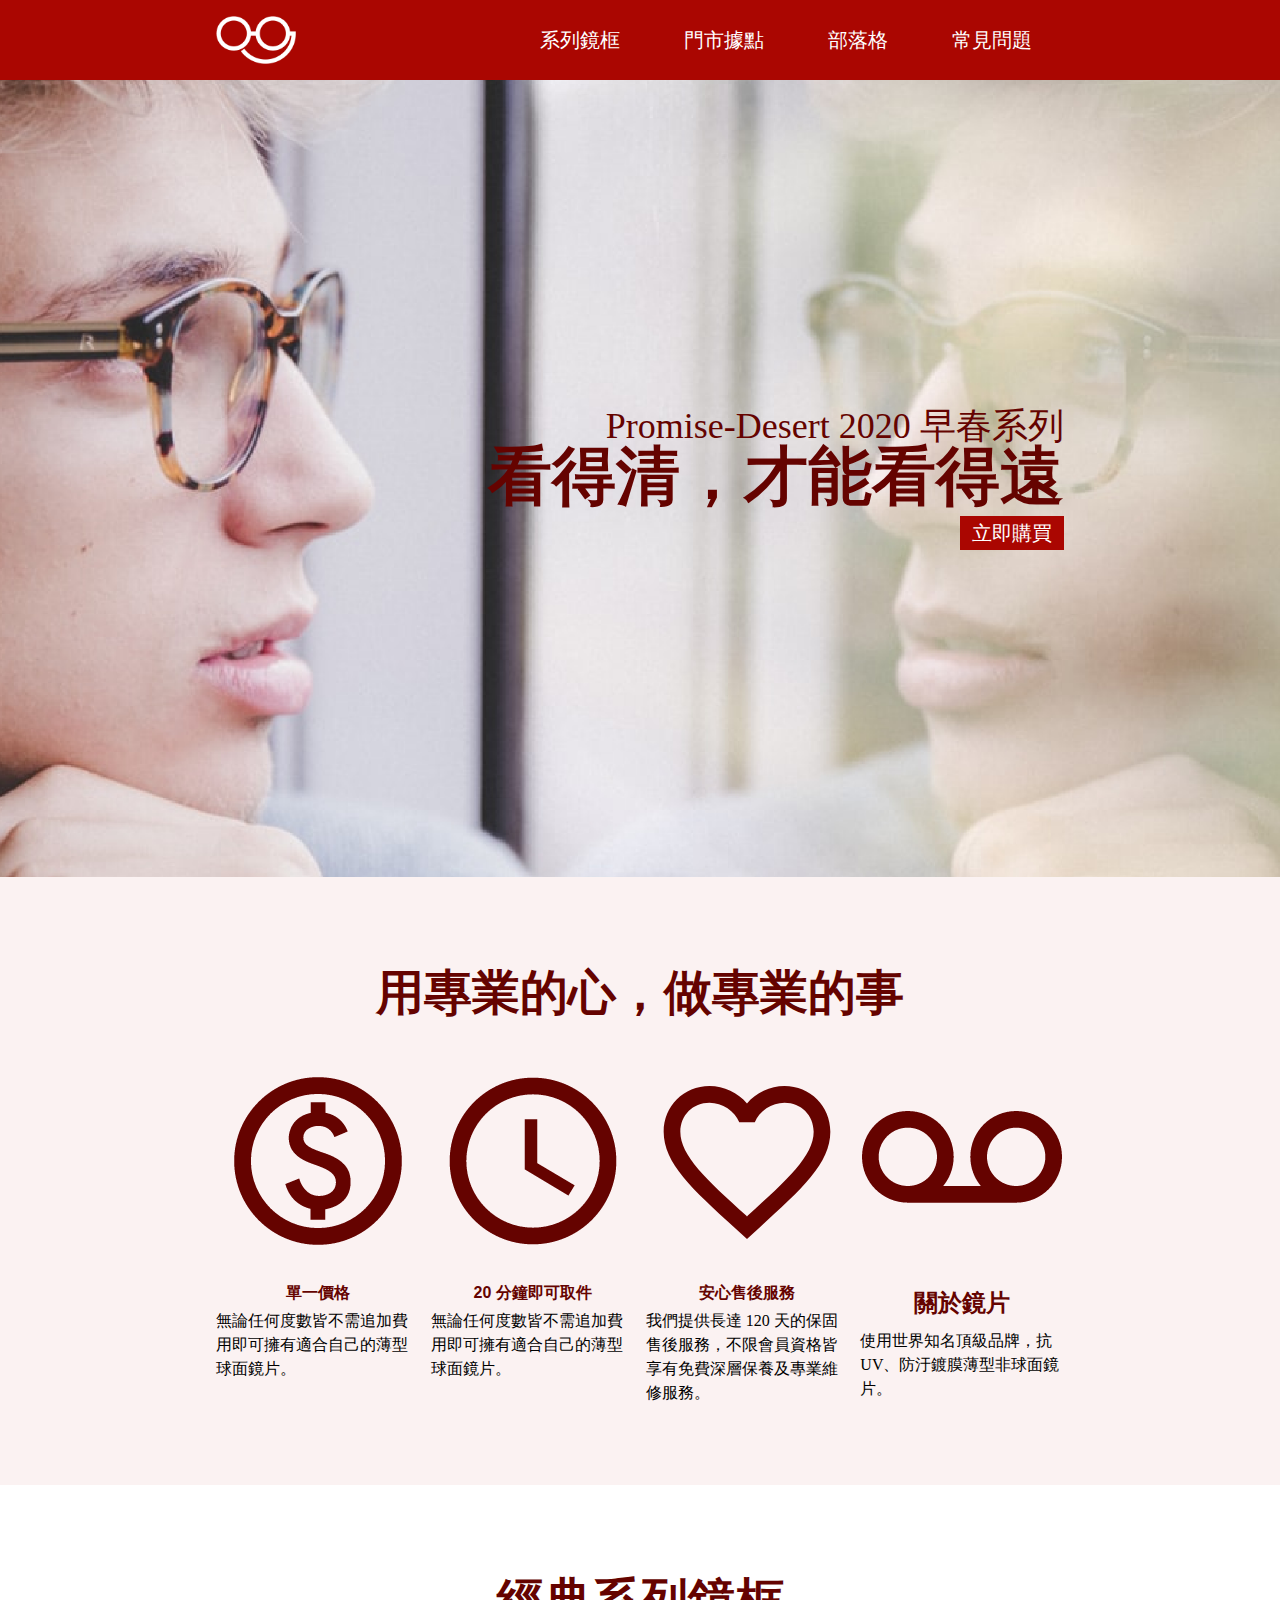
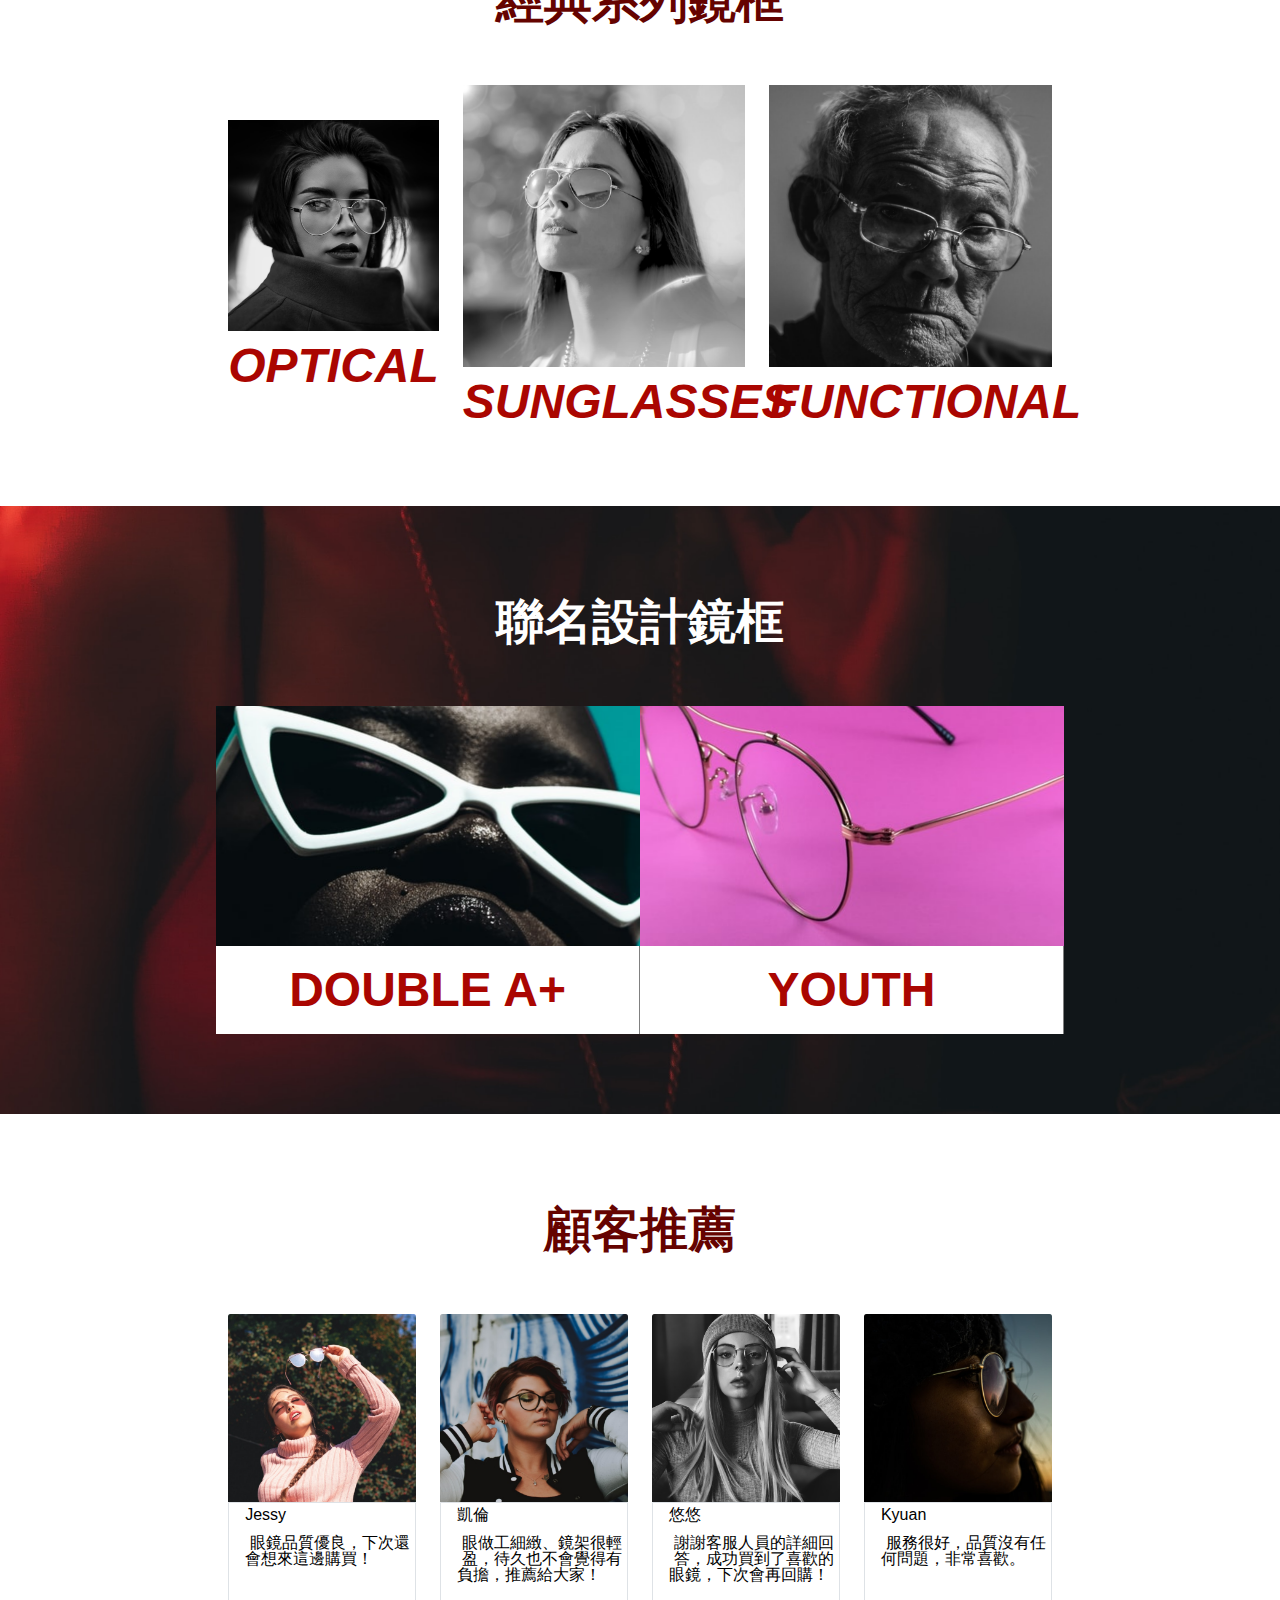
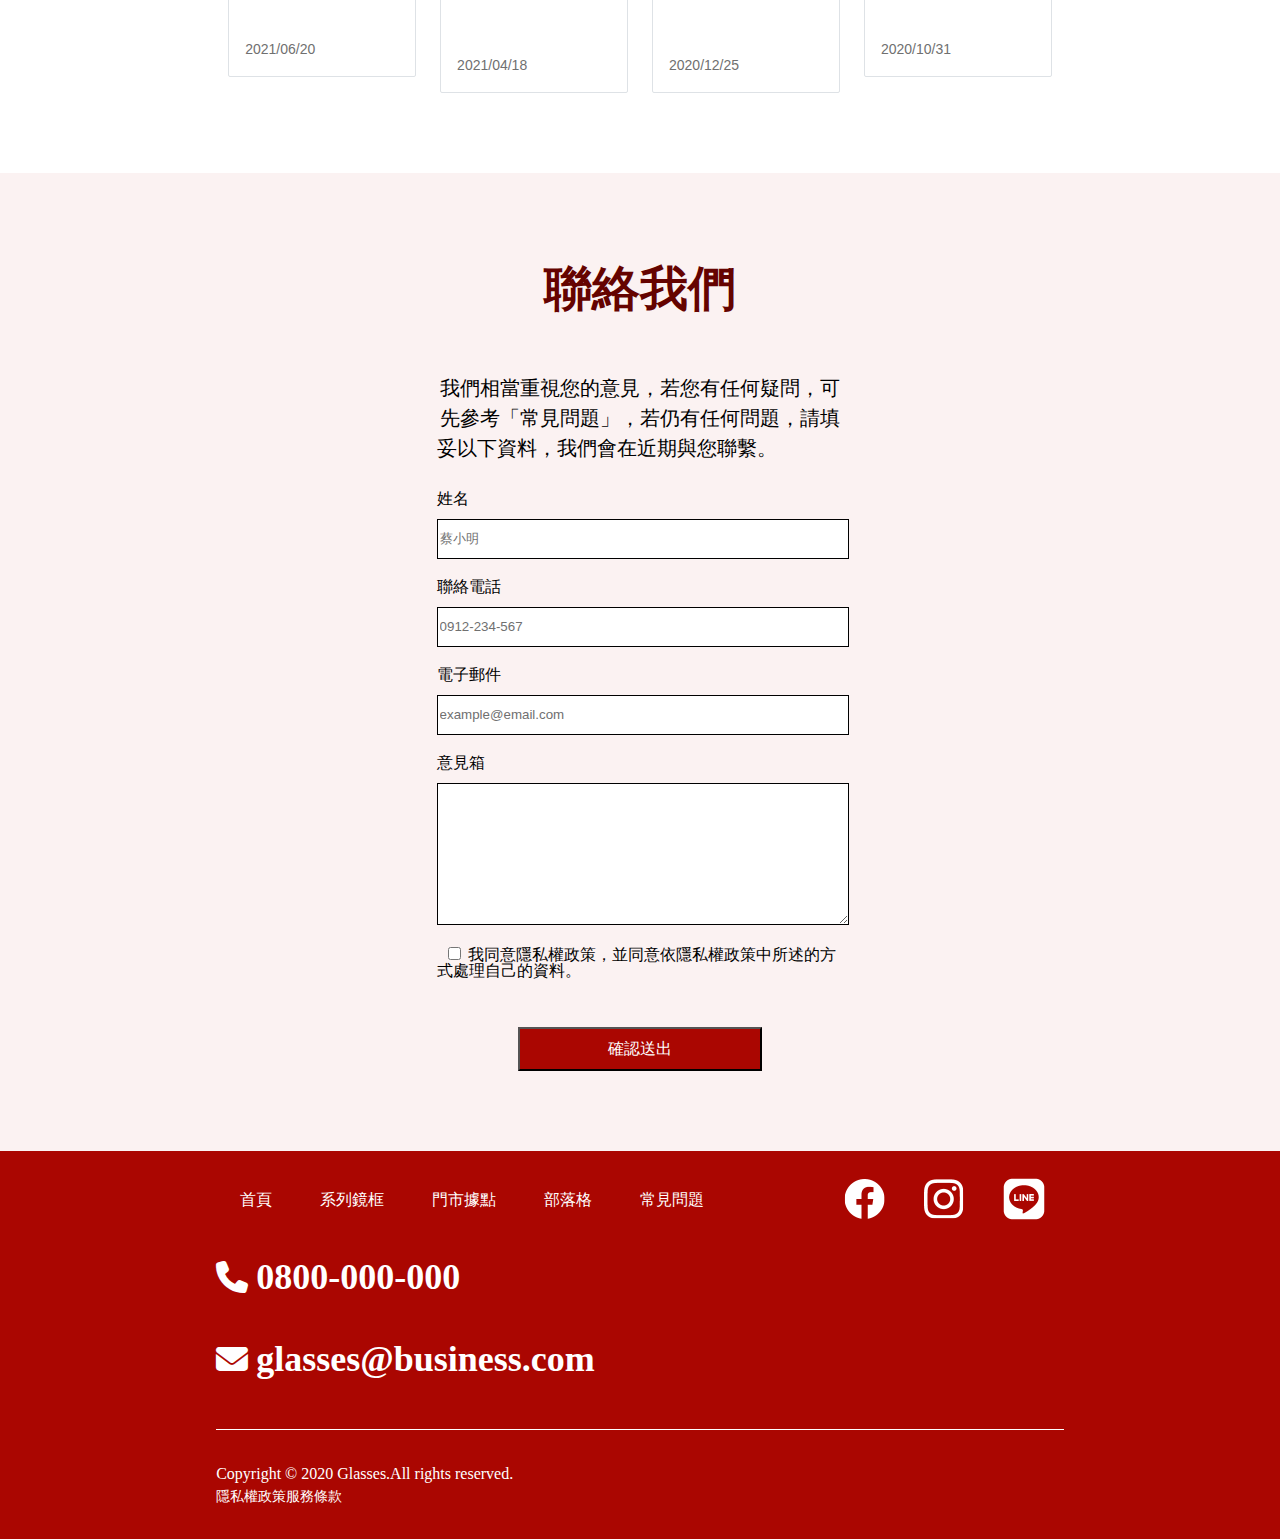
<file: index 2.html>
<!DOCTYPE html>
<html lang="en">

<head>
  <meta charset="UTF-8">
  <meta name="viewport" content="width=device-width, initial-scale=1.0">
  <meta http-equiv="X-UA-Compatible" content="ie=edge">
  <title>首頁</title>
  <link rel="stylesheet" href="https://cdnjs.cloudflare.com/ajax/libs/font-awesome/6.1.2/css/all.min.css">
  <link rel="stylesheet" href="./assets/style/all.css">
</head>

<body>
    <header>
        <div class="container">
             <div class="header-title d-flex jcsb aic">
                <div class="logo">
                    <img src="./assets/images/logo-white.png" href="./index.html" alt="logo">
                </div>
                <ul class="menu d-flex jcc aic">
                    <li class="menu-item px-32 py-25 fz-20 lh-30"><a class="text-dark ragular" href="#">系列鏡框</a></li>
                    <li class="menu-item px-32 py-25 fz-20 lh-30"><a class="text-dark ragular" href="#">門市據點</a> </li>
                    <li class="menu-item px-32 py-25 fz-20 lh-30"><a class="text-dark ragular" href="#">部落格</a></li>
                    <li class="menu-item px-32 py-25 fz-20 lh-30"><a class="text-dark ragular" href="#">常見問題</a></li>
                </ul>
            </div>
        </div>
    </header>

  
<nav>
  <div class="banner d-flex aic">
    <div class="container d-flex jcfe aic">
      <ul class="text-primary tar">
        <li class="banner-text fz-36 ragular">Promise-Desert 2020 早春系列</li>
        <li class="banner-clear fz-64 mb-10 fw-bold">看得清，才能看得遠</li>
        <li>
          <a
            class="banner-buy px-12 py-6 fz-20 lh-30 bg-primary text-dark medium"
            href="#"
            >立即購買</a
          >
        </li>
      </ul>
    </div>
  </div>
</nav>

<main>
    <!-- 用專業的心，做專業的事 -->
    <section class="bg-info">
    <div class="container">
      <h3 class="features-txt text-primary tac mb-32 pt-80 fw-bold">
        用專業的心，做專業的事
    </h3>
    <ul class="features d-flex jcsb pb-80">
        <li class="features-card d-flex fdc aic">
        <img
            class="mb-24"
            src="./assets/images/home-section2-1.png"
            alt="#"
        />
        <h4 class="text-primary fw-bold mb-8 fz-24 lh-36">
            單一價格
        </h4>
        <p class="fz-16 lh-24 tal ragular">
            無論任何度數皆不需追加費用即可擁有適合自己的薄型球面鏡片。
        </p>
        </li>

        <li class="features-card d-flex fdc aic">
          <img
            class="mb-24"
            src="./assets/images/home-section2-2.png"
            alt="#"
          />
          <h4 class="text-primary fw-bold mb-8 fz-24 lh-36">
            20 分鐘即可取件
          </h4>
          <p class="fz-16 lh-24 tal ragular">
            無論任何度數皆不需追加費用即可擁有適合自己的薄型球面鏡片。
          </p>
        </li>

        <li class="features-card d-flex fdc aic">
            <img 
            class="mb-24" 
            src="./assets/images/home-section2-3.png" 
            alt="#" 
            />
            <h4
                class="text-primary mb-8 fw-bold fz-24 lh-36"
            >
                安心售後服務
            </h4>
            <p class="fz-16 lh-24 tal ragular">
                我們提供長達 120
                天的保固售後服務，不限會員資格皆享有免費深層保養及專業維修服務。
            </p>
        </li>

        <li class="features-card d-flex fdc aic">
            <img 
            class="mb-24" 
            src="./assets/images/home-sectioin2-4.png" 
            alt="#" 
            />
            <h4
                class="features-title tac text-primary mb-8 fw-bold fz-24 lh-36"
            >
                關於鏡片
            </h4>
            <p class="fz-16 lh-24 tal ragular">
                使用世界知名頂級品牌，抗UV、防汙鍍膜薄型非球面鏡片。
            </p>
            </li>
        </li>
    </ul>
    </div>
</section>

<!-- 經典系列鏡框 -->
<section>
    <div class="container">
      <h3 class="frame-txt tac mt-80 mb-48 fz-48 lh-72 text-primary fw-bold">
        經典系列鏡框
      </h3>
      <ul class="frame-title d-flex aic jcsb">
        <li class="frame-item mx-12">
          <img src="./assets/images/home-section3-1.png" alt="#" />
          <h4 class="frame-text text-info fz-48 italic fw-black">OPTICAL</h4>
        </li>
        <li class="frame-item mx-12">
          <img src="./assets/images/home-section3-2.png" alt="#" />
          <h4 class="frame-text text-info fz-48 italic fw-black">SUNGLASSES</h4>
        </li>
        <li class="frame-item mx-12">
          <img src="./assets/images/home-section3-3.png" alt="#" />
          <h4 class="frame-text text-info fz-48 italic fw-black">FUNCTIONAL</h4>
        </li>
      </ul>
    </div>
  </section>

  <!-- 聯名設計鏡框 -->
  <section>
    <div class="design">
      <div class="container">
        <h3 class="design-txt tac text-dark pt-80 pb-48 fz-48 lh-72 fw-bold">
          聯名設計鏡框
        </h3>
        <ul class="design-title d-flex jcc pb-80">
          <li class="design-item">
            <div class="design-img design-img-1"></div>
            <p class="design-text tac text-info py-8 fz-48 lh-72 fw-black">
              DOUBLE A+
            </p>
          </li>
          <li class="design-item">
            <div class="design-img design-img-2"></div>
            <p class="design-text tac text-info py-8 fz-48 lh-72 fw-black">
              YOUTH
            </p>
          </li>
        </ul>
      </div>
    </div>
  </section>

  <!-- 顧客推薦 -->
  <section>
    <div class="container">
      <div class="guest tac">
        <h3 class="guest-txt pt-80 pb-48 fz-48 lh-72 fw-bold text-primary">
          顧客推薦
        </h3>
        <ul class="guest-title d-flex jcsb mb-80">
          <li class="guest-item d-flex fdc mx-12">
            <img src="./assets/images/home-section5-1.png" alt="#">
            <div class="guest-body">
                <h5 class="tal mt-16 mb-8 ml-16 fz-16 lh-24 medium">Jessy</h5>
                <p class="tal guest-text mb-72 ml-16 regular">
                    眼鏡品質優良，下次還會想來這邊購買！
                  </p>
                  <p class="guest-time tal mb-16 ml-16 fz-14 lh-21 regular">
                    2021/06/20
                  </p>
            </div>
          </li>

          <li class="guest-item d-flex fdc mx-12">
            <img src="./assets/images/home-section5-2.png" alt="#">
            <div class="guest-body">
                <h5 class="tal mt-16 mb-8 ml-16 fz-16 lh-24 medium">凱倫</h5>
            <p class="tal guest-text mb-72 ml-16 regular">
                眼做工細緻、鏡架很輕盈，待久也不會覺得有負擔，推薦給大家！
              </p>
              <p class="guest-time tal mb-16 ml-16 fz-14 lh-21 regular">
                2021/04/18
              </p>
            </div>
          </li>
          
          <li class="guest-item d-flex fdc mx-12">
            <img src="./assets/images/home-section5-3.png" alt="#">
            <div class="guest-body">
                <h5 class="tal mt-16 mb-8 ml-16 fz-16 lh-24 medium">悠悠</h5>
            <p class="tal guest-text mb-72 ml-16 regular">
                謝謝客服人員的詳細回答，成功買到了喜歡的眼鏡，下次會再回購！
              </p>
              <p class="guest-time tal mb-16 ml-16 fz-14 lh-21 regular">
                2020/12/25
              </p>
            </div>
          </li>

          <li class="guest-item d-flex fdc mx-12">
            <img src="./assets/images/home-section5-4.png" alt="#">
            <div class="guest-body">
                <h5 class="tal mt-16 mb-8 ml-16 fz-16 lh-24 medium">Kyuan</h5>
            <p class="tal guest-text mb-72 ml-16 regular">
                服務很好，品質沒有任何問題，非常喜歡。
              </p>
              <p class="guest-time tal mb-16 ml-16 fz-14 lh-21 regular">
                2020/10/31
              </p>
            </div>
          </li>
        </ul>
      </div>
    </div>
  </section>

  <!-- 聯絡我們 -->
  <section class="bg-info">
    <div class="container tac">
      <div class="message pb-80">
        <h3 class="message-txt text-primary pt-80 mb-48 fz-48 lh-72 fw-bold">
          聯絡我們
        </h3>
        <p class="message-title tal mb-24 fz-20 lh-30 ragular">
          我們相當重視您的意見，若您有任何疑問，可先參考「常見問題」，若仍有任何問題，請填妥以下資料，我們會在近期與您聯繫。
        </p>
        <div class="mb-16">
            <label class="message-name tal mb-8 fz-16 lh-24 ragular" for="name">姓名</label>
            <input class="message-input" type="text" value="蔡小明" id="name"/>
        </div>
        <div class="mb-16">
            <label class="message-phone tal mb-8 fz-16 lh-24 ragular" for="phone">聯絡電話</label>
            <input class="message-number" type="text" value="0912-234-567" id="phone"/>
        </div>
        <div class="mb-16">
            <label class="message-mail tal mb-8 fz-16 lh-24 ragular" for="mail">電子郵件</label>
            <input class="message-mail-number" type="text" value="example@email.com" id="mail"/>
        </div>
        <div class="mb-16">
            <label class="message-complaint tal mb-8 fz-16 lh-24 ragular" for="complaint">意見箱</label>
            <textarea class="message-complaint-input" name="" id="complaint" value="請輸入您的意見" cols="30" rows="10"></textarea>
        </div>
        <div class="message-check tal mb-48">
            <input class="message-check-input fz-16 lh-24" type="checkbox" for="check"/>
            <label class="message-check-label ragular" id="check"
            >我同意隱私權政策，並同意依隱私權政策中所述的方式處理自己的資料。</label>
        </div>
        <button class="message-btn px-88 py-8 fz-16 lh-24 text-dark bg-primary">
        確認送出
        </button>
    </div>
    </div>
</section>
</main>


<footer class="bg-primary text-dark">
    <div class="container">
        <div class="footer-title  d-flex jcsb aic">
            <ul class="footer-menu d-flex jcsb">
                <a href="./index.html"><li class="fz-16 lh-24 px-24 pt-60 pb-46 ragular">首頁</li>
                </a>
                <a href="#"><li class="fz-16 lh-24 px-24 pt-60 pb-46 ragular">系列鏡框</li>
                </a>
                <a href="#"><li class="fz-16 lh-24 px-24 pt-60 pb-46 ragular">門市據點</li>
                </a>
                <a href="#"><li class="fz-16 lh-24 px-24 pt-60 pb-46 ragular">部落格</li>
                </a>
                <a href="#"><li class="fz-16 lh-24 px-24 pt-60 pb-46 ragular">常見問題</li>
                </a>
                
            </ul>
            <ul class="footer-icon d-flex jcsb">
                <li class="py-24 mx-16"><a href="#"><img src="./assets/images/ic-social-fb.png" alt="#"></a></li>
                <li class="py-24 mx-16"><a href="#"><img src="./assets/images/ic_social_ig.png" alt="#"></a></li>
                <li class="py-24 mx-16"><a href="#"><img src="./assets/images/ic_social_line.png" alt="#"></a></li>
            </ul>
        </div>

        <ul class="footer-copyright">
            <li>
                <i class="fa-solid fa-2x fa-phone mb-28">
                    <a class="footer-phone fz-36 lh-54 ragular text-dark" href="tel:0800-000-000">0800-000-000</a>
                </i>
            </li>
            <li>
                <i class="fa-solid fa-2x fa-envelope mb-28 pb-15">
                    <a class="footer-mail fz-36 lh-54 ragular text-dark" href="mailto:glasses@business.com">glasses@business.com</a>
                </i>
            </li>
        </ul>
        
        <div class="footer-terms mt-32 pb-32">
            <p class="footer-left fz-16 lh-24 text-dark ragular">Copyright © 2020 Glasses.All rights reserved.</p>
            <ul class="footer-right d-flex float-r">
                <a href="#">
                    <li class="footer-text mr-48 fz-14 lh-21 text-dark ragular">隱私權政策</li>
                </a>
                <a href="#">
                    <li class="footer-text fz-14 lh-21 text-dark ragular">服務條款</li>
                </a>
            </ul>
        </div>

    </div>
</footer>

  <script src="./assets/js/vendors.js"></script>
  <script src="./assets/js/all.js"></script>
</body>

</html>
</file>
<file: assets/style/all.css>
html, body, div, span, applet, object, iframe,
h1, h2, h3, h4, h5, h6, p, blockquote, pre,
a, abbr, acronym, address, big, cite, code,
del, dfn, em, img, ins, kbd, q, s, samp,
small, strike, strong, sub, sup, tt, var,
b, u, i, center,
dl, dt, dd, ol, ul, li,
fieldset, form, label, legend,
table, caption, tbody, tfoot, thead, tr, th, td,
article, aside, canvas, details, embed,
figure, figcaption, footer, header, hgroup,
menu, nav, output, ruby, section, summary,
time, mark, audio, video {
  margin: 0;
  padding: 0;
  border: 0;
  font-size: 100%;
  font: inherit;
  vertical-align: baseline; }

/* HTML5 display-role reset for older browsers */
article, aside, details, figcaption, figure,
footer, header, hgroup, menu, nav, section {
  display: block; }

body {
  line-height: 1; }

ol, ul {
  list-style: none; }

blockquote, q {
  quotes: none; }

blockquote:before, blockquote:after,
q:before, q:after {
  content: '';
  content: none; }

table {
  border-collapse: collapse;
  border-spacing: 0; }

a {
  text-decoration: none; }

.container {
  max-width: 66.22%;
  margin: 0 auto;
  padding: 0 12px; }
  @media (max-width: 992px) {
    .container {
      max-width: 90%; } }
  @media (max-width: 767px) {
    .container {
      max-width: 90%; } }

.italic {
  font-style: italic; }

.ragular {
  font-family: "Regular"; }

.d-flex {
  display: -webkit-box;
  display: -ms-flexbox;
  display: flex; }

.tac {
  text-align: center; }

.tar {
  text-align: right; }

.tal {
  -moz-text-align-last: left;
       text-align-last: left; }

.tdn {
  text-decoration: none; }

.jcc {
  -webkit-box-pack: center;
      -ms-flex-pack: center;
          justify-content: center; }

.jcsb {
  -webkit-box-pack: justify;
      -ms-flex-pack: justify;
          justify-content: space-between; }

.jcsa {
  -ms-flex-pack: distribute;
      justify-content: space-around; }

.jcse {
  -webkit-box-pack: space-evenly;
      -ms-flex-pack: space-evenly;
          justify-content: space-evenly; }

.jcfe {
  -webkit-box-pack: end;
      -ms-flex-pack: end;
          justify-content: flex-end; }

.aic {
  -webkit-box-align: center;
      -ms-flex-align: center;
          align-items: center; }

.fww {
  -ms-flex-wrap: wrap;
      flex-wrap: wrap; }

.fdc {
  -webkit-box-orient: vertical;
  -webkit-box-direction: normal;
      -ms-flex-direction: column;
          flex-direction: column; }

.bg-dark {
  background: #5F3E2D; }

.bg-light {
  background: #B75929; }

.text-dark {
  color: white; }

.text-primary {
  color: #650300; }

.text-info {
  color: #AA0601; }

.regular {
  font-weight: 400; }

.medium {
  font-weight: 500; }

.fw-bold {
  font-weight: 600; }

.fw-black {
  font-weight: 900; }

.bg-primary {
  background: #AA0601; }

.bg-info {
  background: #FBF2F2; }

.fz-14 {
  font-size: 14px; }

.fz-16 {
  font-size: 16px; }

.fz-18 {
  font-size: 18px; }

.fz-19 {
  font-size: 19px; }

.fz-20 {
  font-size: 20px; }

.fz-32 {
  font-size: 32px; }

.fz-36 {
  font-size: 36px; }

.fz-42 {
  font-size: 42px; }

.fz-48 {
  font-size: 48px; }

.fz-64 {
  font-size: 64px; }

.lh-21 {
  line-height: 21px; }

.lh-24 {
  line-height: 24px; }

.lh-29 {
  line-height: 29px; }

.lh-30 {
  line-height: 30px; }

.lh-48 {
  line-height: 48px; }

.lh-54 {
  line-height: 54px; }

.lh-63 {
  line-height: 63pxc; }

.lh-72 {
  line-height: 72px; }

.lh-96 {
  line-height: 96px; }

.mt-10 {
  margin-top: 10px; }

.mt-32 {
  margin-top: 32px; }

.mt-80 {
  margin-top: 80px; }

.mr-8 {
  margin-right: 8px; }

.mb-8 {
  margin-bottom: 8px; }

.mb-10 {
  margin-bottom: 10px; }

.mb-16 {
  margin-bottom: 16px; }

.mb-24 {
  margin-bottom: 24px; }

.mb-28 {
  margin-bottom: 28px; }

.mb-32 {
  margin-bottom: 32px; }

.mb-48 {
  margin-bottom: 48px; }

.mb-72 {
  margin-bottom: 72px; }

.mb-80 {
  margin-bottom: 80px; }

.ml-16 {
  margin-left: 16px; }

.mx-12 {
  margin-left: 12px;
  margin-right: 12px; }

.mx-16 {
  margin-left: 16px;
  margin-right: 16px; }

.pt-48 {
  padding-top: 48px; }

.pt-80 {
  padding-top: 80px; }

.pb-15 {
  padding-bottom: 15px; }

.pb-32 {
  padding-bottom: 32px; }

.pb-48 {
  padding-bottom: 48px; }

.pb-80 {
  padding-bottom: 80px; }

.px-12 {
  padding-left: 12px;
  padding-right: 12px; }

.px-15 {
  padding-left: 15px;
  padding-right: 15px; }

.px-24 {
  padding-left: 24px;
  padding-right: 24px; }

.px-32 {
  padding-left: 32px;
  padding-right: 32px; }

.px-88 {
  padding-left: 88px;
  padding-right: 88px; }

.px-150 {
  padding-left: 150px;
  padding-right: 150px; }

.py-6 {
  padding-top: 6px;
  padding-bottom: 6px; }

.py-8 {
  padding-top: 8px;
  padding-bottom: 8px; }

.py-12 {
  padding-top: 12px;
  padding-bottom: 12px; }

.py-14 {
  padding-top: 14px;
  padding-bottom: 14px; }

.py-15 {
  padding-top: 15px;
  padding-bottom: 15px; }

.py-24 {
  padding-top: 24px;
  padding-bottom: 24px; }

.py-25 {
  padding-top: 25px;
  padding-bottom: 25px; }

body {
  line-height: 1;
  font-family: -apple-system, BlinkMacSystemFont, "Segoe UI", "Microsoft JhengHei", Roboto, "Helvetica Neue", Arial, sans-serif; }

img {
  max-width: 100%;
  height: auto; }

.logo img {
  vertical-align: middle;
  max-width: 80px; }

@media (max-width: 767px) {
  .logo {
    margin-top: 16px; } }

header {
  background: #AA0601; }

.header-title li:hover {
  font-size: 22px; }

@media (max-width: 767px) {
  .header-title {
    -webkit-box-orient: vertical;
    -webkit-box-direction: normal;
        -ms-flex-direction: column;
            flex-direction: column;
    -webkit-box-align: center;
        -ms-flex-align: center;
            align-items: center; }
    .header-title .menu {
      display: -webkit-box;
      display: -ms-flexbox;
      display: flex;
      -ms-flex-wrap: wrap;
          flex-wrap: wrap;
      -webkit-box-orient: horizontal;
      -webkit-box-direction: normal;
          -ms-flex-direction: row;
              flex-direction: row;
      -webkit-box-pack: center;
          -ms-flex-pack: center;
              justify-content: center;
      -webkit-box-align: center;
          -ms-flex-align: center;
              align-items: center; }
    .header-title li {
      display: -webkit-box;
      display: -ms-flexbox;
      display: flex;
      -webkit-box-pack: center;
          -ms-flex-pack: center;
              justify-content: center;
      width: 30%; } }

nav {
  background: #AA0601; }

.banner {
  background-image: url(../images/home-header.png);
  height: 88.5vh;
  background-size: cover;
  background-position: center; }
  .banner .text-primary {
    width: 1296px; }
  @media (max-width: 992px) {
    .banner .banner {
      background-image: url(../images/home-header-sm.png);
      height: 95.6vh; } }
  @media (max-width: 767px) {
    .banner .text-primary .banner-text {
      font-size: 16px;
      line-height: 24px; }
    .banner .text-primary .banner-clear {
      font-size: 24px;
      line-height: 36px; } }

.footer-title a {
  color: white; }

.footer-title li:hover {
  font-size: 20px;
  background: #d00600; }

.footer-title .footer-icon img {
  width: 48px; }

@media (max-width: 992px) {
  .footer-title .footer-icon img {
    width: 40px; } }

@media (max-width: 767px) {
  .footer-title {
    float: right; }
    .footer-title .footer-menu {
      display: none; }
    .footer-title .footer-icon li {
      margin: 0 4px; }
    .footer-title .footer-icon img {
      width: 24px; } }

.footer-copyright {
  border-bottom: 1px solid white; }
  @media (max-width: 992px) {
    .footer-copyright .fa-phone, .footer-copyright .fa-envelope {
      margin-bottom: 15px; }
    .footer-copyright .fa-phone {
      margin-top: 27px; }
    .footer-copyright .fa-envelope {
      padding-bottom: 13px; }
    .footer-copyright .fa-2x {
      font-size: 1em; }
      .footer-copyright .fa-2x .footer-phone, .footer-copyright .fa-2x .footer-mail {
        font-size: 16px;
        line-height: 24px;
        font-weight: 400; } }
  @media (max-width: 767px) {
    .footer-copyright {
      padding-top: 24px;
      padding-bottom: 24px; } }

@media (max-width: 767px) {
  .footer-terms {
    margin-top: 16px;
    -webkit-box-align: start;
        -ms-flex-align: start;
            align-items: start;
    -webkit-box-orient: vertical;
    -webkit-box-direction: normal;
        -ms-flex-direction: column;
            flex-direction: column; }
    .footer-terms .footer-left {
      margin: 4px 0; }
    .footer-terms .footer-right {
      -webkit-box-orient: vertical;
      -webkit-box-direction: normal;
          -ms-flex-direction: column;
              flex-direction: column;
      -ms-flex-wrap: wrap;
          flex-wrap: wrap; }
    .footer-terms .footer-text {
      margin: 4px 0; } }

.features-txt {
  font-size: 48px;
  line-height: 72px; }
  @media (max-width: 767px) {
    .features-txt {
      font-size: 24px;
      line-height: 36px;
      padding-top: 40px; } }

.features .features-card {
  width: 24%; }

.features .features-title {
  font-size: 24px;
  line-height: 36px; }

.features .features-text {
  font-size: 16px;
  line-height: 24px; }

.features .features-menu img {
  width: 83px; }

@media (max-width: 992px) {
  .features {
    -ms-flex-wrap: wrap;
        flex-wrap: wrap;
    -webkit-box-pack: space-evenly;
        -ms-flex-pack: space-evenly;
            justify-content: space-evenly; }
    .features .features-card {
      width: 38%; }
    .features .features-menu {
      margin-bottom: 5%; } }

@media (max-width: 767px) {
  .features {
    -webkit-box-align: center;
        -ms-flex-align: center;
            align-items: center;
    -webkit-box-orient: vertical;
    -webkit-box-direction: normal;
        -ms-flex-direction: column;
            flex-direction: column; }
    .features .features-card {
      width: 90%; } }

@media (max-width: 992px) {
  .frame-txt {
    margin-bottom: 24px;
    font-size: 24px;
    line-height: 36px; } }

@media (max-width: 767px) {
  .frame-txt {
    margin-bottom: 24px;
    font-size: 24px;
    line-height: 36px; } }

.frame-title .frame-item {
  width: 33.33333%;
  margin-bottom: 80px; }

.frame-title img {
  max-width: 100%;
  margin-bottom: 8px; }

@media (max-width: 992px) {
  .frame-title {
    -webkit-box-orient: vertical;
    -webkit-box-direction: normal;
        -ms-flex-direction: column;
            flex-direction: column; } }

@media (max-width: 767px) {
  .frame-title {
    margin-bottom: 8px; }
    .frame-title .frame-item {
      width: 100%;
      margin-bottom: 24px; }
    .frame-title .frame-text {
      font-size: 32px;
      text-align: center; } }

@media (max-width: 767px) {
  .design-txt {
    font-size: 24px;
    padding-top: 40px;
    padding-bottom: 24px; } }

.design {
  height: 608px;
  background-image: url(/app/assets/images/index-bg.png);
  background-size: cover;
  background-position: center; }
  .design .design-item {
    width: 100%; }
  .design .design-img {
    height: 240px;
    background-size: cover;
    background-position: center; }
  .design .design-img-1 {
    background-image: url(/app/assets/images/home-section4-1.png); }
  .design .design-img-2 {
    background-image: url(/app/assets/images/home-section4-2.png); }
  .design .design-text {
    background-color: white;
    border-right: 1px solid gray; }
  @media (max-width: 992px) {
    .design {
      height: 960px;
      background-image: url(/app/assets/images/index-bg-md.png); }
      .design .design-title {
        -webkit-box-align: center;
            -ms-flex-align: center;
                align-items: center;
        -webkit-box-orient: vertical;
        -webkit-box-direction: normal;
            -ms-flex-direction: column;
                flex-direction: column;
        padding-bottom: 80px; }
        .design .design-title .design-item {
          margin-bottom: 24px; }
      .design .design-text {
        border: 1px solid gray; }
      .design .design-img {
        width: auto;
        height: 240px; } }
  @media (max-width: 767px) {
    .design {
      height: 820px; }
      .design .design-title {
        margin-bottom: 40px; }
      .design .design-img-1 {
        background-image: url(/app/assets/images/home-section4-1-sm.png); }
      .design .design-img-2 {
        background-image: url(/app/assets/images/home-section4-2-sm.png); }
      .design .design-text {
        font-size: 24px;
        line-height: 36px; } }

@media (max-width: 767px) {
  .guest-txt {
    font-size: 24px; } }

.guest-title .guest-item {
  width: 309px; }
  .guest-title .guest-item .guest-time {
    color: #707070; }

.guest-title img {
  max-width: 100%; }

.guest-title .guest-body {
  border-radius: 0 0 2px 2px;
  border: 1px solid #DEE2E6; }

@media (max-width: 992px) {
  .guest-title {
    -ms-flex-wrap: wrap;
        flex-wrap: wrap;
    -ms-flex-pack: distribute;
        justify-content: space-around; }
    .guest-title .guest-item {
      margin-bottom: 24px; }
      .guest-title .guest-item .guest-text {
        margin-right: 16px; } }

@media (max-width: 767px) {
  .guest-title .guest-item {
    margin-bottom: 16px; } }

.message {
  margin: 0 auto;
  width: 48%; }
  @media (max-width: 992px) {
    .message {
      width: 83.4%; } }
  @media (max-width: 767px) {
    .message .message {
      width: 90%;
      padding-bottom: 40px; }
    .message .message-title {
      font-size: 16px;
      line-height: 24px; }
    .message .message-check {
      margin-bottom: 24px; } }

.message-name, .message-phone, .message-mail, .message-complaint {
  display: block; }

.message-input, .message-number, .message-mail-number {
  width: 100%;
  height: 36px;
  color: #707070;
  border: 1px solid black; }

.message-complaint-input {
  width: 100%;
  color: #707070;
  height: 136px;
  border: 1px solid black; }

.messahr-btn:hover {
  background: #aa0701a0;
  color: #707070; }

.functional li {
  border-left: 1px solid #DCDCDC;
  border-right: 1px solid #DCDCDC;
  width: 21.5%; }
  .functional li:hover {
    border-bottom: 8px solid #AA0601; }
  .functional li a {
    color: black; }

@media (max-width: 992px) {
  .functional li {
    width: 33.333%;
    font-size: 24px;
    line-height: 36px; } }

@media (max-width: 767px) {
  .functional li {
    font-size: 16px;
    line-height: 24px; } }

.functional-img img {
  width: 100%; }

.combi-item {
  width: 23%;
  margin-left: 1%;
  margin-right: 1%; }
  .combi-item .combi-color {
    width: 24px;
    height: 24px;
    border-radius: 4px; }
  @media (max-width: 992px) {
    .combi-item {
      width: 48%;
      margin-bottom: 40px; } }
  @media (max-width: 767px) {
    .combi-item {
      width: 100%;
      margin-bottom: 24px; } }

@media (max-width: 767px) {
  .combi h3, .combi p {
    font-size: 24px;
    line-height: 36px; } }

.page .page-item {
  background-color: #FFFFFF;
  border: 1px solid #555555; }
  .page .page-item:hover {
    background: #F2F2F2; }
  .page .page-item a {
    color: #555555; }
  @media (max-width: 767px) {
    .page .page-item {
      font-size: 16px;
      line-height: 26px;
      padding: 7px 12.5px; } }

@media (max-width: 767px) {
  .page {
    margin-bottom: 64px; } }

/*# sourceMappingURL=all.css.map */
</file>
